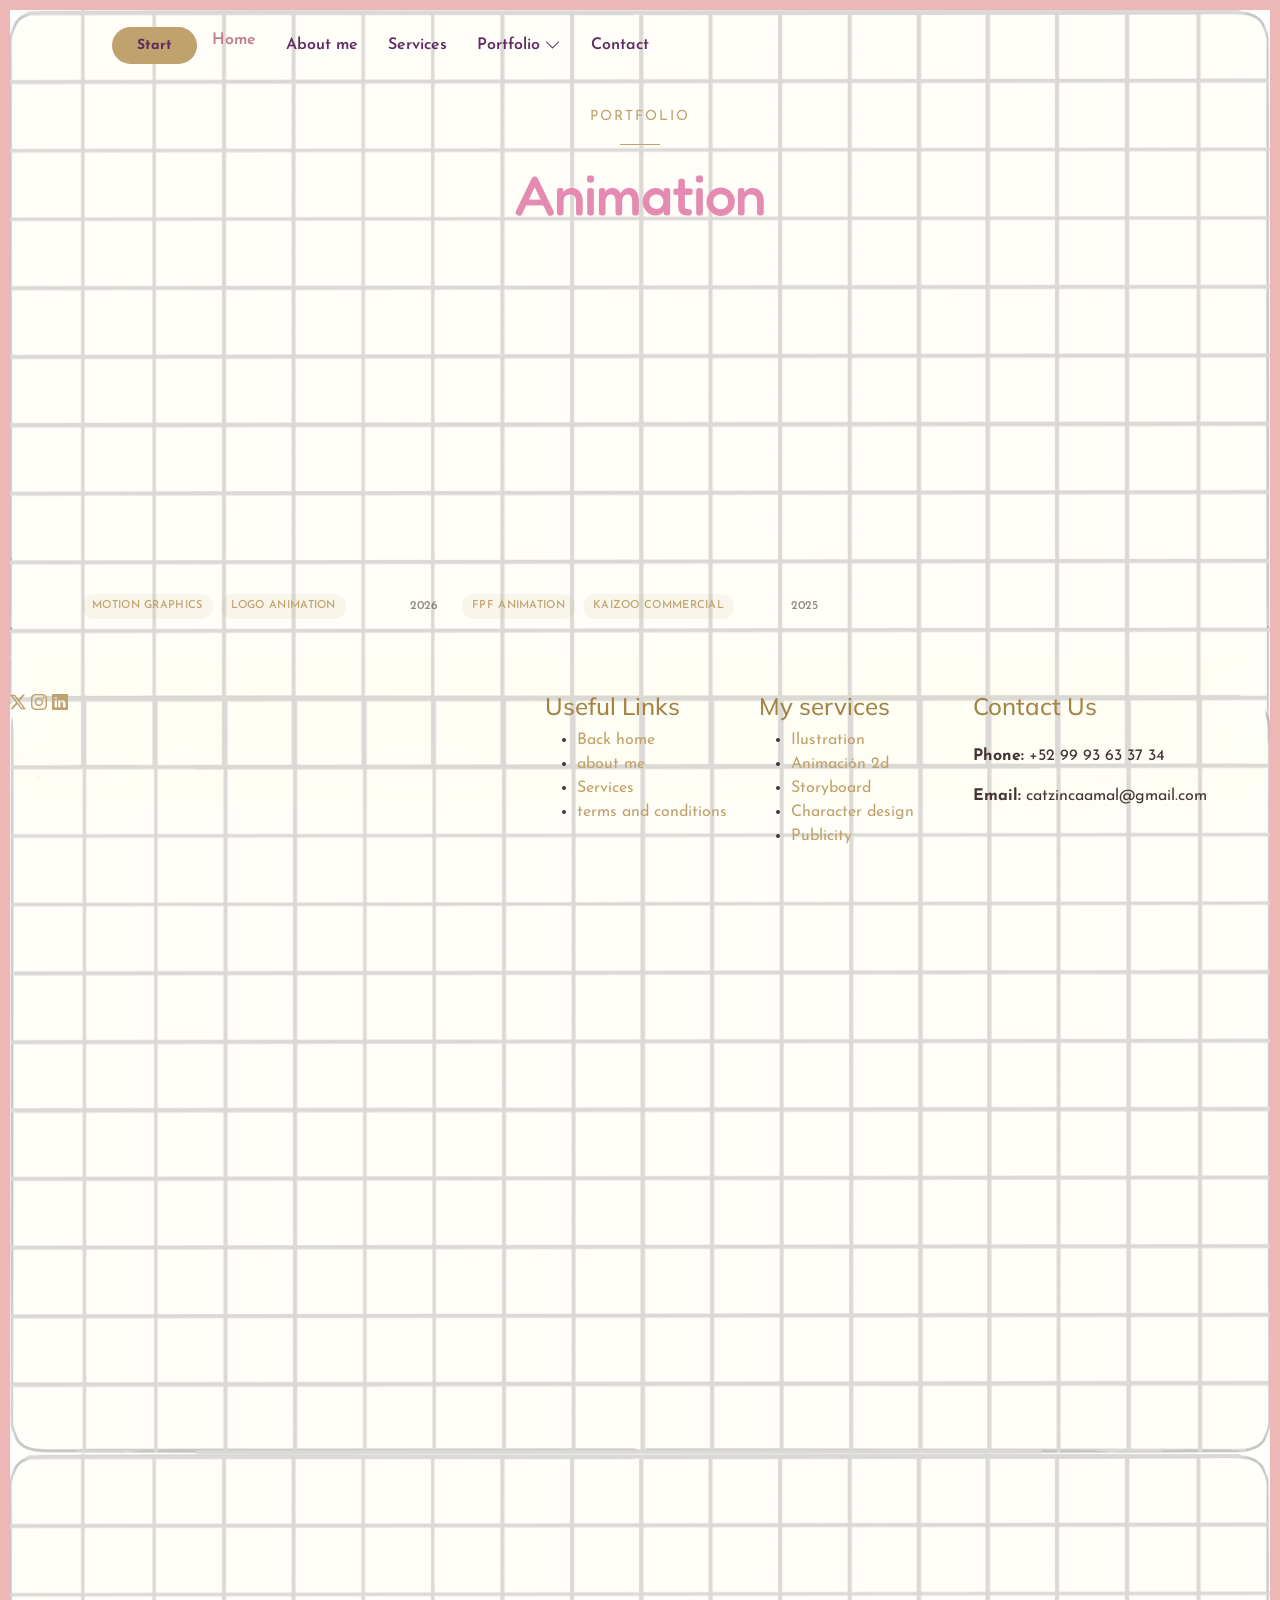
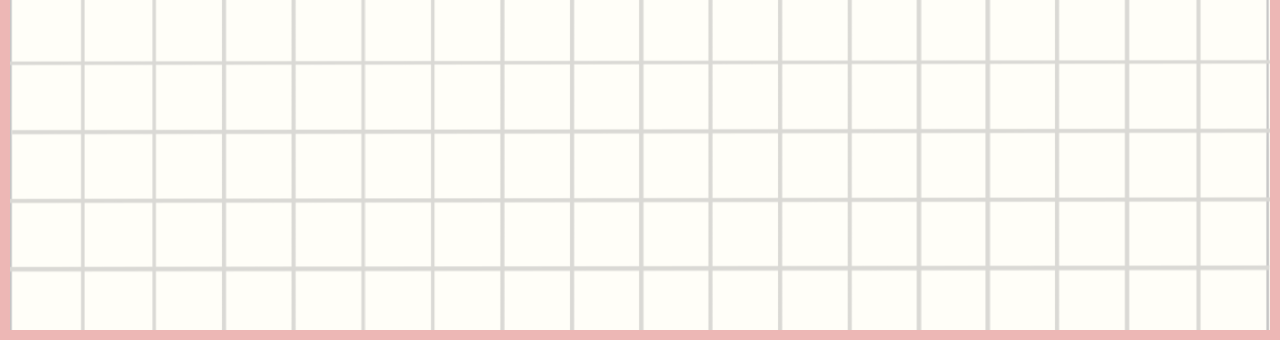
<file: Animation.html>
<!DOCTYPE html>
<html lang="en">

<head>
  <meta charset="utf-8">
  <meta content="width=device-width, initial-scale=1.0" name="viewport">
  <title>Arleth Catzín Portfolio</title>
  <meta name="description" content="">
  <meta name="keywords" content="">

  <!-- Favicons -->
  <link href="img/favicon.png" rel="icon">
  <link href="img/apple-touch-icon.png" rel="apple-touch-icon">

  <!-- Fonts -->
  <link href="https://fonts.googleapis.com" rel="preconnect">
  <link href="https://fonts.gstatic.com" rel="preconnect" crossorigin>
  <link href="https://fonts.googleapis.com/css2?family=Roboto:ital,wght@0,100;0,300;0,400;0,500;0,700;0,900;1,100;1,300;1,400;1,500;1,700;1,900&family=Raleway:ital,wght@0,100;0,200;0,300;0,400;0,500;0,600;0,700;0,800;0,900;1,100;1,200;1,300;1,400;1,500;1,600;1,700;1,800;1,900&family=Mulish:ital,wght@0,200;0,300;0,400;0,500;0,600;0,700;0,800;0,900;1,200;1,300;1,400;1,500;1,600;1,700;1,800;1,900&display=swap" rel="stylesheet">
  <link href="https://fonts.googleapis.com/css2?family=Bricolage+Grotesque:opsz,wght@12..96,200..800&family=Fredoka:wght@300..700&family=Josefin+Sans:ital,wght@0,100..700;1,100..700&display=swap" rel="stylesheet">

  <!-- Vendor CSS Files -->
  <link href="assets/vendor/bootstrap/css/bootstrap.min.css" rel="stylesheet">
  <link href="assets/vendor/bootstrap-icons/bootstrap-icons.css" rel="stylesheet">
  <link href="assets/vendor/aos/aos.css" rel="stylesheet">
  <link href="assets/vendor/glightbox/css/glightbox.min.css" rel="stylesheet">
  <link href="assets/vendor/swiper/swiper-bundle.min.css" rel="stylesheet">

  <!-- Main CSS File -->
  <link href="assets/css/main.css" rel="stylesheet">
</head>

<body class="index-page">

  <header id="header" class="header d-flex align-items-center fixed-top">
    <div class="container-fluid container-xl position-relative d-flex align-items-center">
            <script>
              (function () {
                const flowers = ['🌸'];
                let lastTime = 0;

                document.addEventListener('mousemove', function (e) {
                  const currentTime = Date.now();
                  
                  if (currentTime - lastTime < 40) return;
                  lastTime = currentTime;

                  const flower = document.createElement('span');
                  flower.className = 'trail-flower';

                  flower.textContent = flowers[Math.floor(Math.random() * flowers.length)];

                  flower.style.left = e.clientX + 'px';
                  flower.style.top = e.clientY + 'px';

                  document.body.appendChild(flower);

                  setTimeout(() => {
                    flower.remove();
                  }, 1000);
                });
              })();
            </script>

      <nav id="navmenu" class="navmenu">
        <ul>
          <li><a href="index.html#hero" class="active">Home</a></li>
          <li><a href="index.html#about">About me</a></li>
          <li><a href="service-details.html">Services</a></li>
          <li class="dropdown"><a href="index.html" #portfolio><span>Portfolio</span> <i class="bi bi-chevron-down toggle-dropdown"></i></a>
            <ul>
              <li><a href="Ilustration.html">Ilustration</a></li>
              <li><a href="publicity.html">Publicity</a></li>
              <li><a href="Animation.html">Animation</a></li>
              <li><a href="Storyboard.html">Storyboard</a></li>
              <li><a href="character design.html">Character design</a></li>
            </ul>
          </li>
          <li><a href="#footer">Contact</a></li>
        </ul>
        <i class="mobile-nav-toggle d-xl-none bi bi-list"></i>
      </nav>

      <a class="btn-getstarted" href="index.html">Start</a>

    </div>
  </header>

  <div class="background-color">

    <main class="main">
      <section class="puntosfondo2">

<!-- Portfolio Section -->
        <section id="portfolio" class="portfolio section">

          <!-- Section Title -->
          <div class="section-title" data-aos="fade-up">
            <span class="subtitle">Portfolio</span>
            <h2>Animation</h2>
          </div><!-- End Section Title -->

          <div class="container" data-aos="fade-up" data-aos-delay="100">
            <div class="row gy-4">

              <!-- ================= VIDEO 1 ================= -->
              <div class="col-lg-4 col-md-6">
                <input type="checkbox" id="modal-toggle-1" style="display: none;">
                
                <div class="portfolio-card thumb-card">
                  <label for="modal-toggle-1" class="portfolio-image-container" style="cursor: pointer; display: block; position: relative; overflow: hidden;">
                    <video autoplay muted loop playsinline class="img-fluid" style="width: 100%; height: 100%; object-fit: cover;">
                      <source src="vid/Logo_animado_prueba.mp4" type="video/mp4">
                    </video>
                    <div class="portfolio-overlay" style="opacity: 0; transition: opacity 0.3s;">
                      <div class="portfolio-actions"><i class="bi bi-eye"></i></div>
                    </div>
                  </label>
                  <div class="portfolio-meta">
                    <div class="project-tags">
                      <span class="tag">Motion graphics</span>
                      <span class="tag">Logo animation</span>
                    </div>
                    <div class="project-year">2026</div>
                  </div>
                </div>

                <div class="video-modal">
                  <div class="modal-content-box">
                    <label for="modal-toggle-1" class="modal-close-btn">&times;</label>
                    <video controls playsinline style="width: 100%; max-height: 80vh; border-radius: 8px;">
                      <source src="vid/Logo_animado_prueba.mp4" type="video/mp4">
                      Your browser does not support the video.
                    </video>
                  </div>
                </div>
              </div>

              <!-- ================= VIDEO 3 ================= -->
              <div class="col-lg-4 col-md-6">
                <input type="checkbox" id="modal-toggle-3" style="display: none;">
                
                <div class="portfolio-card thumb-card">
                  <label for="modal-toggle-3" class="portfolio-image-container" style="cursor: pointer; display: block; position: relative; overflow: hidden;">
                    <video autoplay muted loop playsinline class="img-fluid" style="width: 100%; height: 100%; object-fit: cover;">
                      <source src="vid/Comercial.mp4" type="video/mp4">
                    </video>
                    <div class="portfolio-overlay" style="opacity: 0; transition: opacity 0.3s;">
                      <div class="portfolio-actions"><i class="bi bi-eye"></i></div>
                    </div>
                  </label>
                  <div class="portfolio-meta">
                    <div class="project-tags">
                      <span class="tag">FPF animation</span>
                      <span class="tag">Kaizoo Commercial</span>
                    </div>
                    <div class="project-year">2025</div>
                  </div>
                </div>

                <div class="video-modal">
                  <div class="modal-content-box">
                    <label for="modal-toggle-3" class="modal-close-btn">&times;</label>
                    <video controls playsinline style="width: 100% ; max-height: 80vh; border-radius: 8px;">
                      <source src="vid/Comercial.mp4" type="video/mp4">
                      Your browser does not support the video.
                    </video>
                  </div>
                </div>
              </div>

            </div>
          </div>

        </section><!-- /Portfolio Section -->

            <!-- Footer Section -->
        <div class="row gy-4">
          <div class="col-lg-5 col-md-12 footer-about">
            <a href="https://x.com/FrikiCat1" target="_blank"><i class="bi bi-twitter-x"></i></a>
            <a href="https://www.instagram.com/nyatsure/" target="_blank"><i class="bi bi-instagram"></i></a>
            <a href="https://www.linkedin.com/in/arleth-catz%C3%ADn-3a64623a2/"><i class="bi bi-linkedin"></i></a>
          </div>

          <div class="col-lg-2 col-6 footer-links">
            <h4>Useful Links</h4>
            <ul>
              <li><a href="index.html">Back home</a></li>
              <li><a href="index.html#about">about me</a></li>
              <li><a href="service-details.html">Services</a></li>
              <li><a href="terms.html">terms and conditions</a></li>
            </ul>
          </div>

          <div class="col-lg-2 col-6 footer-links">
            <h4>My services</h4>
            <ul>
              <li><a href="Ilustration.html">Ilustration</a></li>
              <li><a href="#">Animación 2d</a></li>
              <li><a href="Storyboard.html">Storyboard</a></li>
              <li><a href="character design.html">Character design</a></li>
              <li><a href="publicity.html">Publicity</a></li>
            </ul>
          </div>

          <div class="col-lg-3 col-md-12 footer-contact text-center text-md-start">
            <h4>Contact Us</h4>
            <p class="mt-4"><strong>Phone:</strong> <span>+52 99 93 63 37 34</span></p>
            <p><strong>Email:</strong> <span>catzincaamal@gmail.com</span></p>
          </div>
        </div>
        
      </section>
    </main>

  </div>

  <!-- Scroll Top -->
  <a href="#" id="scroll-top" class="scroll-top d-flex align-items-center justify-content-center"><i class="bi bi-arrow-up-short"></i></a>

  <!-- Preloader -->
  <div id="preloader"></div>

  <!-- Vendor JS Files -->
  <script src="assets/vendor/bootstrap/js/bootstrap.bundle.min.js"></script>
  <script src="assets/vendor/php-email-form/validate.js"></script>
  <script src="assets/vendor/aos/aos.js"></script>
  <script src="assets/vendor/typed.js/typed.umd.js"></script>
  <script src="assets/vendor/waypoints/noframework.waypoints.js"></script>
  <script src="assets/vendor/glightbox/js/glightbox.min.js"></script>
  <script src="assets/vendor/imagesloaded/imagesloaded.pkgd.min.js"></script>
  <script src="assets/vendor/isotope-layout/isotope.pkgd.min.js"></script>
  <script src="assets/vendor/swiper/swiper-bundle.min.js"></script>

  <!-- Main JS File -->
  <script src="assets/js/main.js"></script>

  <!-- Script para la interacción entre Miniaturas y el Slider Principal -->
  <script>
    function slideToImage(index) {
      const swiperEl = document.querySelector('.portfolio-details-slider');
      if (swiperEl && swiperEl.swiper) {
        swiperEl.swiper.slideToLoop(index);
      }
    }

    document.querySelectorAll('.thumb-card').forEach(card => {
      const overlay = card.querySelector('.portfolio-overlay');
      card.addEventListener('mouseenter', () => { overlay.style.opacity = '1'; });
      card.addEventListener('mouseleave', () => { overlay.style.opacity = '0'; });
    });
  </script>

</body>

</html>
</file>
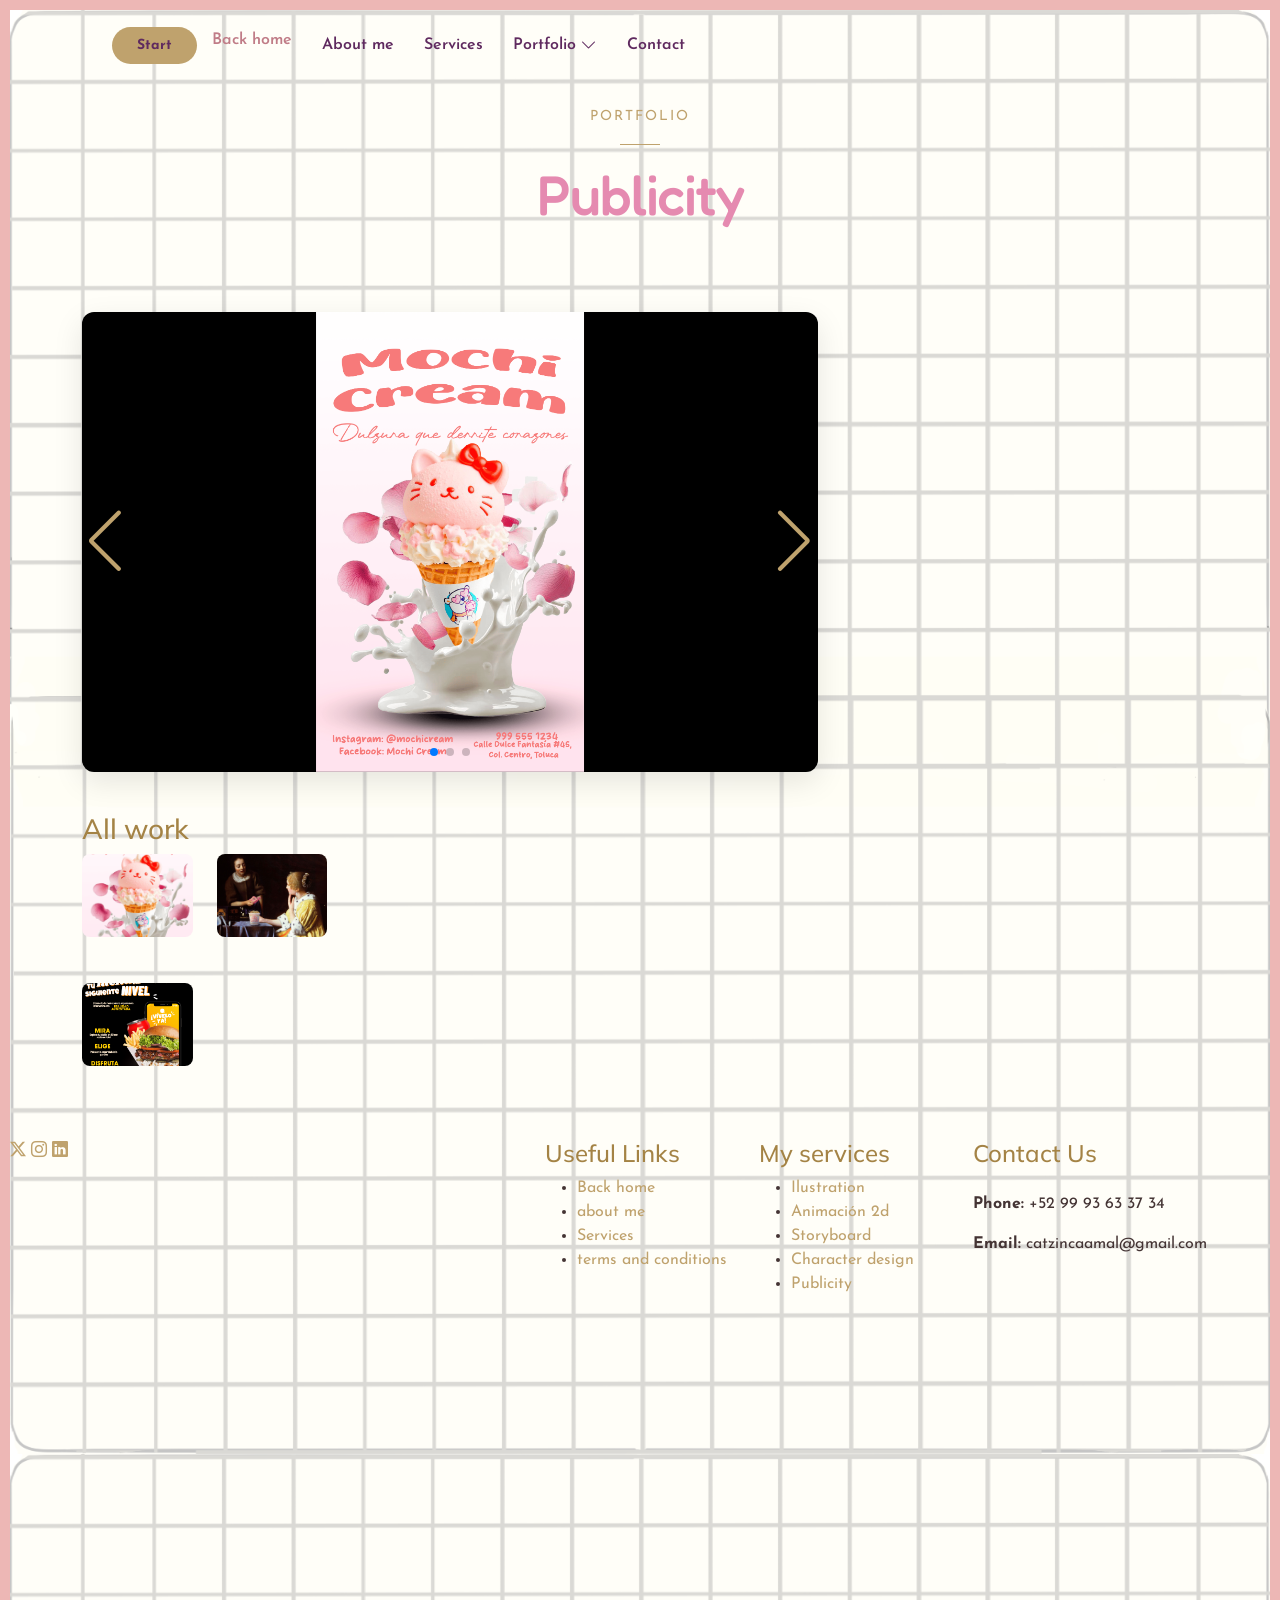
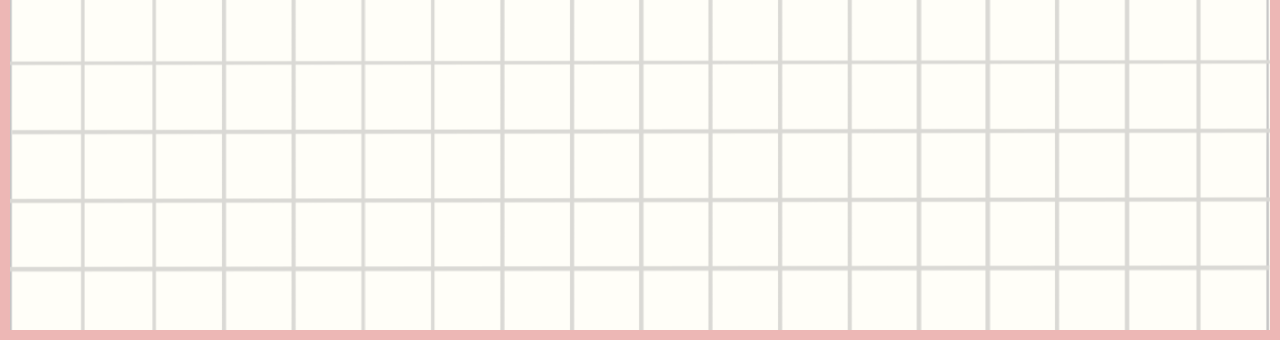
<file: publicity.html>
<!DOCTYPE html>
<html lang="en">

<head>
  <meta charset="utf-8">
  <meta content="width=device-width, initial-scale=1.0" name="viewport">
  <title>Arleth Catzín Portfolio</title>
  <meta name="description" content="">
  <meta name="keywords" content="">

  <!-- Favicons -->
  <link href="img/favicon.png" rel="icon">
  <link href="img/apple-touch-icon.png" rel="apple-touch-icon">

  <!-- Fonts -->
  <link href="https://fonts.googleapis.com" rel="preconnect">
  <link href="https://fonts.gstatic.com" rel="preconnect" crossorigin>
  <link href="https://fonts.googleapis.com/css2?family=Roboto:ital,wght@0,100;0,300;0,400;0,500;0,700;0,900;1,100;1,300;1,400;1,500;1,700;1,900&family=Raleway:ital,wght@0,100;0,200;0,300;0,400;0,500;0,600;0,700;0,800;0,900;1,100;1,200;1,300;1,400;1,500;1,600;1,700;1,800;1,900&family=Mulish:ital,wght@0,200;0,300;0,400;0,500;0,600;0,700;0,800;0,900;1,200;1,300;1,400;1,500;1,600;1,700;1,800;1,900&display=swap" rel="stylesheet">
  
  <link rel="preconnect" href="https://fonts.googleapis.com">
  <link rel="preconnect" href="https://fonts.gstatic.com" crossorigin>
  <link href="https://fonts.googleapis.com/css2?family=Bricolage+Grotesque:opsz,wght@12..96,200..800&family=Fredoka:wght@300..700&family=Josefin+Sans:ital,wght@0,100..700;1,100..700&display=swap" rel="stylesheet">

  <link rel="preconnect" href="https://fonts.googleapis.com">
  <link rel="preconnect" href="https://fonts.gstatic.com" crossorigin>
  <link href="https://fonts.googleapis.com/css2?family=Bricolage+Grotesque:opsz,wght@12..96,200..800&family=Fredoka:wght@300..700&family=Josefin+Sans:ital,wght@0,100..700;1,100..700&display=swap" rel="stylesheet">

  <!-- Vendor CSS Files -->
  <link href="assets/vendor/bootstrap/css/bootstrap.min.css" rel="stylesheet">
  <link href="assets/vendor/bootstrap-icons/bootstrap-icons.css" rel="stylesheet">
  <link href="assets/vendor/aos/aos.css" rel="stylesheet">
  <link href="assets/vendor/glightbox/css/glightbox.min.css" rel="stylesheet">
  <link href="assets/vendor/swiper/swiper-bundle.min.css" rel="stylesheet">

  <!-- Main CSS File -->
  <link href="assets/css/main.css" rel="stylesheet">

</head>

<body class="index-page">

  <header id="header" class="header d-flex align-items-center fixed-top">
    <div class="container-fluid container-xl position-relative d-flex align-items-center">
            <script>
            (function () {
                const flowers = ['🌸'];
                let lastTime = 0;

                document.addEventListener('mousemove', function (e) {
                  const currentTime = Date.now();
                  
                  if (currentTime - lastTime < 40) return;
                  lastTime = currentTime;

                  const flower = document.createElement('span');
                  flower.className = 'trail-flower';

                  flower.textContent = flowers[Math.floor(Math.random() * flowers.length)];

                  flower.style.left = e.clientX + 'px';
                  flower.style.top = e.clientY + 'px';

                  document.body.appendChild(flower);

                  setTimeout(() => {
                    flower.remove();
                  }, 1000);
                });
              })();
            </script>

      <nav id="navmenu" class="navmenu">
        <ul>
          <li><a href="index.html" #hero class="active">Back home</a></li>
          <li><a href="index.html">About me</a></li>
          <li><a href="service-details.html">Services</a></li>
          <li class="dropdown"><a href="index.html" #portfolio>Portfolio <i class="bi bi-chevron-down toggle-dropdown"></i></a>
            <ul>
              <li><a href="Ilustration.html">Ilustration</a></li>
              <li><a href="publicity.html">Publicity</a></li>
              <li><a href="Animation.html">Animation</a></li>
              <li><a href="Storyboard.html">Storyboard</a></li>
              <li><a href="character design.html">Character design</a></li>
            </ul>
          </li>
          <li><a href="#footer">Contact</a></li>
        </ul>
        <i class="mobile-nav-toggle d-xl-none bi bi-list"></i>
      </nav>

      <a class="btn-getstarted" href="index.html">Start</a>

    </div>
  </header>

    <div class="background-color">

      <main class="main">
        <section class=" puntosfondo2">
        <!-- Portfolio Section -->
        <section id="portfolio" class="portfolio section">

          <!-- Section Title -->
          <div class="section-title" data-aos="fade-up">
            <span class="subtitle">Portfolio</span>
            <h2>Publicity</h2>
          </div><!-- End Section Title -->

          <div class="container" data-aos="fade-up" data-aos-delay="100">
            <div class="row gy-5">

              <div class="col-lg-8">
                <div class="background-color2 portfolio-details-slider swiper init-swiper portfolio-slider-container">
                  <script type="application/json" class="swiper-config">
                    {
                      "loop": true,
                      "speed": 600,
                      "autoplay": {
                        "delay": 4000,
                        "disableOnInteraction": false
                      },
                      "slidesPerView": 1,
                      "spaceBetween": 0,
                      "effect": "fade",
                      "pagination": {
                        "el": ".swiper-pagination",
                        "type": "bullets",
                        "clickable": true
                      },
                      "navigation": {
                        "nextEl": ".swiper-button-next",
                        "prevEl": ".swiper-button-prev"
                      }
                    }
                  </script>

                  <div class="swiper-wrapper">
                    <div class="swiper-slide">
                      <a href="img/portfolio/publicity/Portfolio-3.png" class="glightbox" data-gallery="ilustraciones-gallery">
                        <img src="img/portfolio/publicity/Portfolio-3.png" alt="Mochi cream flyer" class="img-fluid">
                      </a>
                    </div>
                    <div class="swiper-slide">
                      <a href="img/portfolio/publicity/portfolio-5.jpg" class="glightbox" data-gallery="ilustraciones-gallery">
                        <img src="img/portfolio/publicity/portfolio-5.jpg" alt="Cup noodles illustration" class="img-fluid">
                      </a>
                    </div>
                    <div class="swiper-slide">
                      <a href="img/portfolio/publicity/Portfolio-6.png" class="glightbox" data-gallery="ilustraciones-gallery">
                        <img src="img/portfolio/publicity/Portfolio-6.png" alt="Sappori Menu Flyer" class="img-fluid">
                      </a>
                    </div>

                  <div class="swiper-button-prev"></div>
                  <div class="swiper-button-next"></div>
                  <div class="swiper-pagination"></div>
                </div>
              </div>

              <!--menu miniaturas-->
              <div class="col-lg-4">
                <div class="sidebar" data-aos="fade-up" data-aos-delay="200">
                  <div class="tags-card" data-aos="fade-up" data-aos-delay="400">
                    <h3>All work</h3>
                    
                    <div class="row gy-3 mini-portfolio-grid">
                      
                      <!-- Miniatura 1 -->
                      <div class="col-6">
                        <div class="portfolio-card thumb-card" onclick="slideToImage(0)" style="cursor: pointer;">
                          <div class="portfolio-image-container" style="aspect-ratio: 4/3;">
                            <img src="img/portfolio/publicity/Portfolio-3.png" alt="Mochi Cream Flyer" class="img-fluid">
                            <div class="portfolio-overlay" style="opacity: 0; transition: opacity 0.3s;">
                              <div class="portfolio-actions"><i class="bi bi-eye"></i></div>
                            </div>
                          </div>
                        </div>
                      </div>

                      <!-- Miniatura 2 -->
                      <div class="col-6">
                        <div class="portfolio-card thumb-card" onclick="slideToImage(1)" style="cursor: pointer;">
                          <div class="portfolio-image-container" style="aspect-ratio: 4/3;">
                            <img src="img/portfolio/publicity/portfolio-5.jpg" alt="Cup noodles Illustration" class="img-fluid">
                            <div class="portfolio-overlay" style="opacity: 0; transition: opacity 0.3s;">
                              <div class="portfolio-actions"><i class="bi bi-eye"></i></div>
                            </div>
                          </div>
                        </div>
                      </div>

                      <!-- Miniatura 3 -->
                      <div class="col-6">
                        <div class="portfolio-card thumb-card" onclick="slideToImage(2)" style="cursor: pointer;">
                          <div class="portfolio-image-container" style="aspect-ratio: 4/3;">
                            <img src="img/portfolio/publicity/Portfolio-6.png" alt="Sappori Menu Flyer" class="img-fluid">
                            <div class="portfolio-overlay" style="opacity: 0; transition: opacity 0.3s;">
                              <div class="portfolio-actions"><i class="bi bi-eye"></i></div>
                            </div>
                          </div>
                        </div>
                      </div>

                    </div>
                  </div>
                </div>
              </div>

            </div>
          </div>

        </section><!-- /Portfolio Section -->
          
    <!-- Footer Section -->
            <div class="row gy-4">
              <div class="col-lg-5 col-md-12 footer-about">
                <a href="https://x.com/FrikiCat1" target="_blank"><i class="bi bi-twitter-x"></i></a>
                <a href="https://www.instagram.com/nyatsure/" target="_blank"><i class="bi bi-instagram"></i></a>
                <a href="https://www.linkedin.com/in/arleth-catz%C3%ADn-3a64623a2/"><i class="bi bi-linkedin"></i></a>
              </div>

              <div class="col-lg-2 col-6 footer-links">
                <h4>Useful Links</h4>
                <ul>
                  <li><a href="index.html">Back home</a></li>
                  <li><a href="index.html#about">about me</a></li>
                  <li><a href="service-details.html">Services</a></li>
                  <li><a href="terms.html">terms and conditions</a></li>
                </ul>
              </div>

              <div class="col-lg-2 col-6 footer-links">
                <h4>My services</h4>
                <ul>
                  <li><a href="Ilustration.html">Ilustration</a></li>
                  <li><a href="#">Animación 2d</a></li>
                  <li><a href="Storyboard.html">Storyboard</a></li>
                  <li><a href="character design.html">Character design</a></li>
                  <li><a href="publicity.html">Publicity</a></li>
                </ul>
              </div>

              <div class="col-lg-3 col-md-12 footer-contact text-center text-md-start">
                <h4>Contact Us</h4>
                <p class="mt-4"><strong>Phone:</strong> <span>+52 99 93 63 37 34</span></p>
                <p><strong>Email:</strong> <span>catzincaamal@gmail.com</span></p>
              </div>
            </div>
          </section>
    </div>

    <!-- Scroll Top -->
    <a href="#" id="scroll-top" class="scroll-top d-flex align-items-center justify-content-center"><i class="bi bi-arrow-up-short"></i></a>

    <!-- Preloader -->
    <div id="preloader"></div>

    <!-- Vendor JS Files -->
    <script src="assets/vendor/bootstrap/js/bootstrap.bundle.min.js"></script>
    <script src="assets/vendor/php-email-form/validate.js"></script>
    <script src="assets/vendor/aos/aos.js"></script>
    <script src="assets/vendor/typed.js/typed.umd.js"></script>
    <script src="assets/vendor/waypoints/noframework.waypoints.js"></script>
    <script src="assets/vendor/glightbox/js/glightbox.min.js"></script>
    <script src="assets/vendor/imagesloaded/imagesloaded.pkgd.min.js"></script>
    <script src="assets/vendor/isotope-layout/isotope.pkgd.min.js"></script>
    <script src="assets/vendor/swiper/swiper-bundle.min.js"></script>

    <!-- Main JS File -->
    <script src="assets/js/main.js"></script>
  </section>
  
  </main>

</body>

</html>
</file>
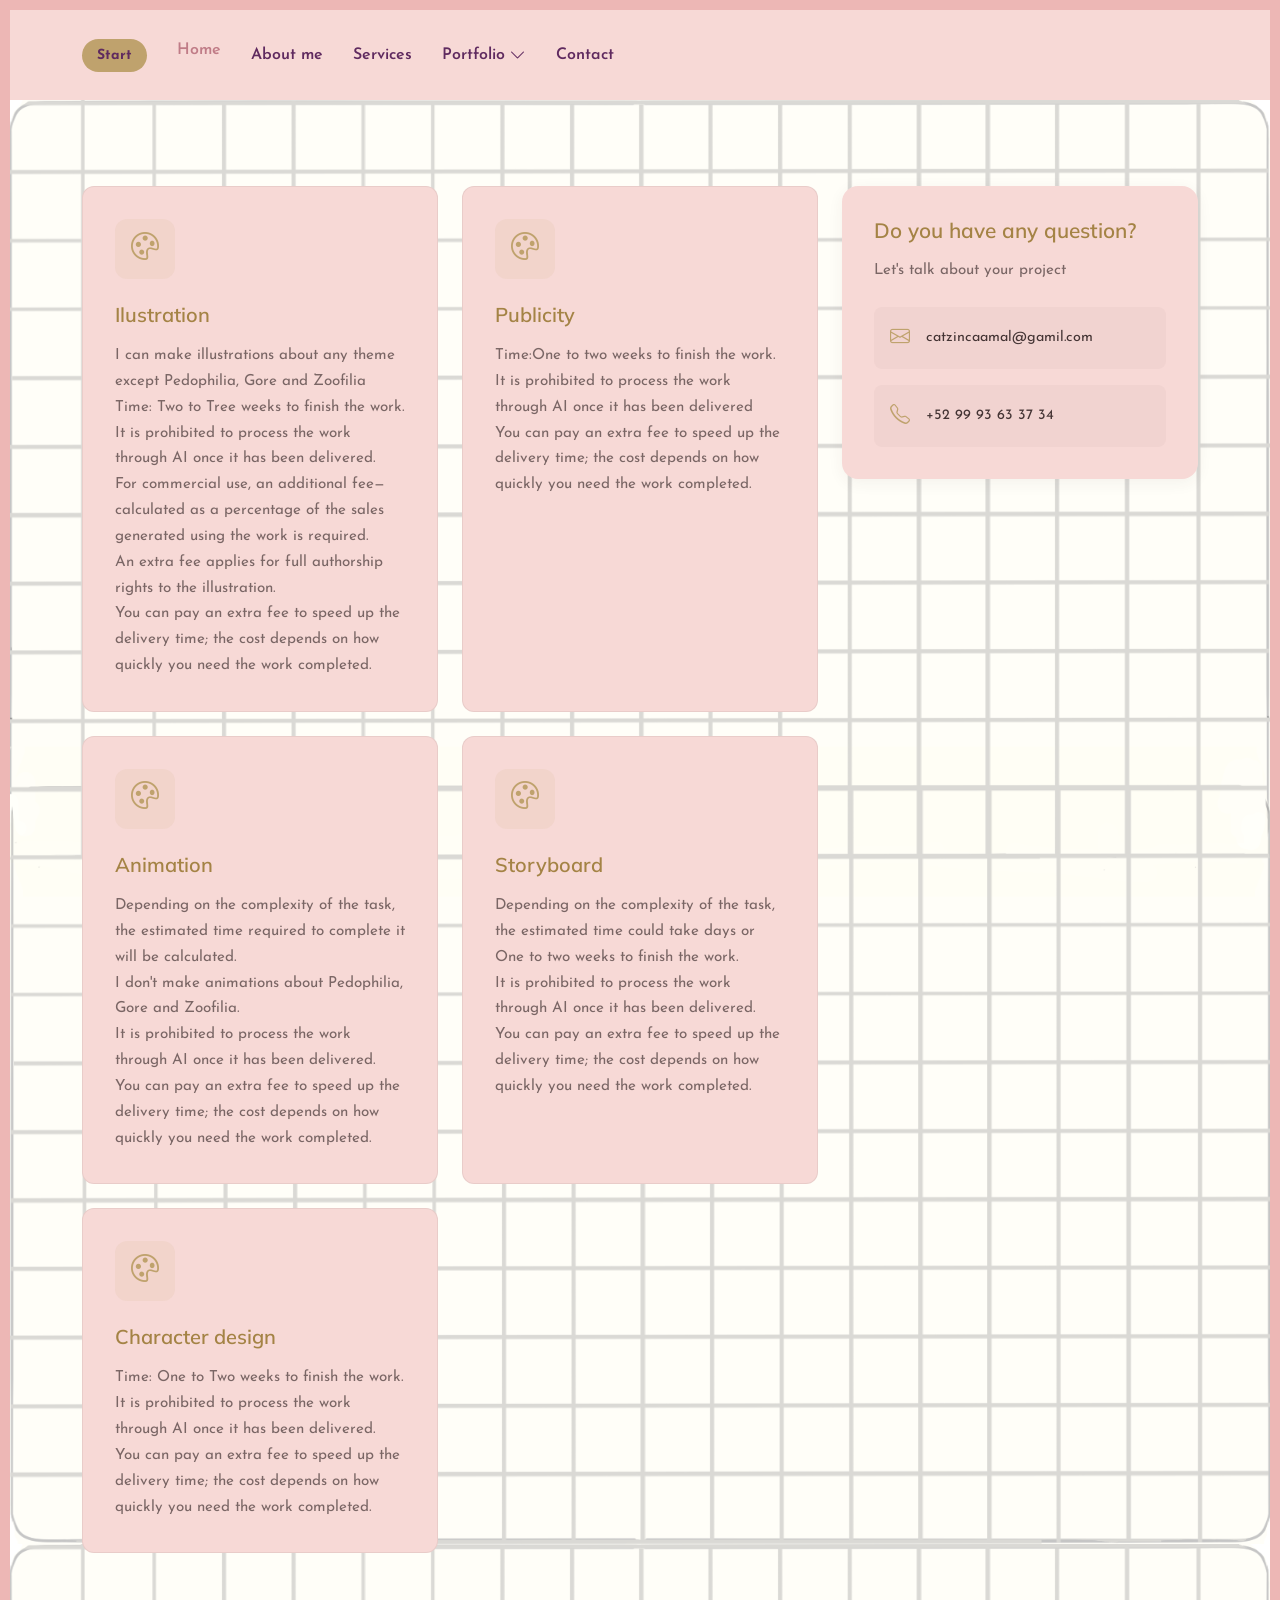
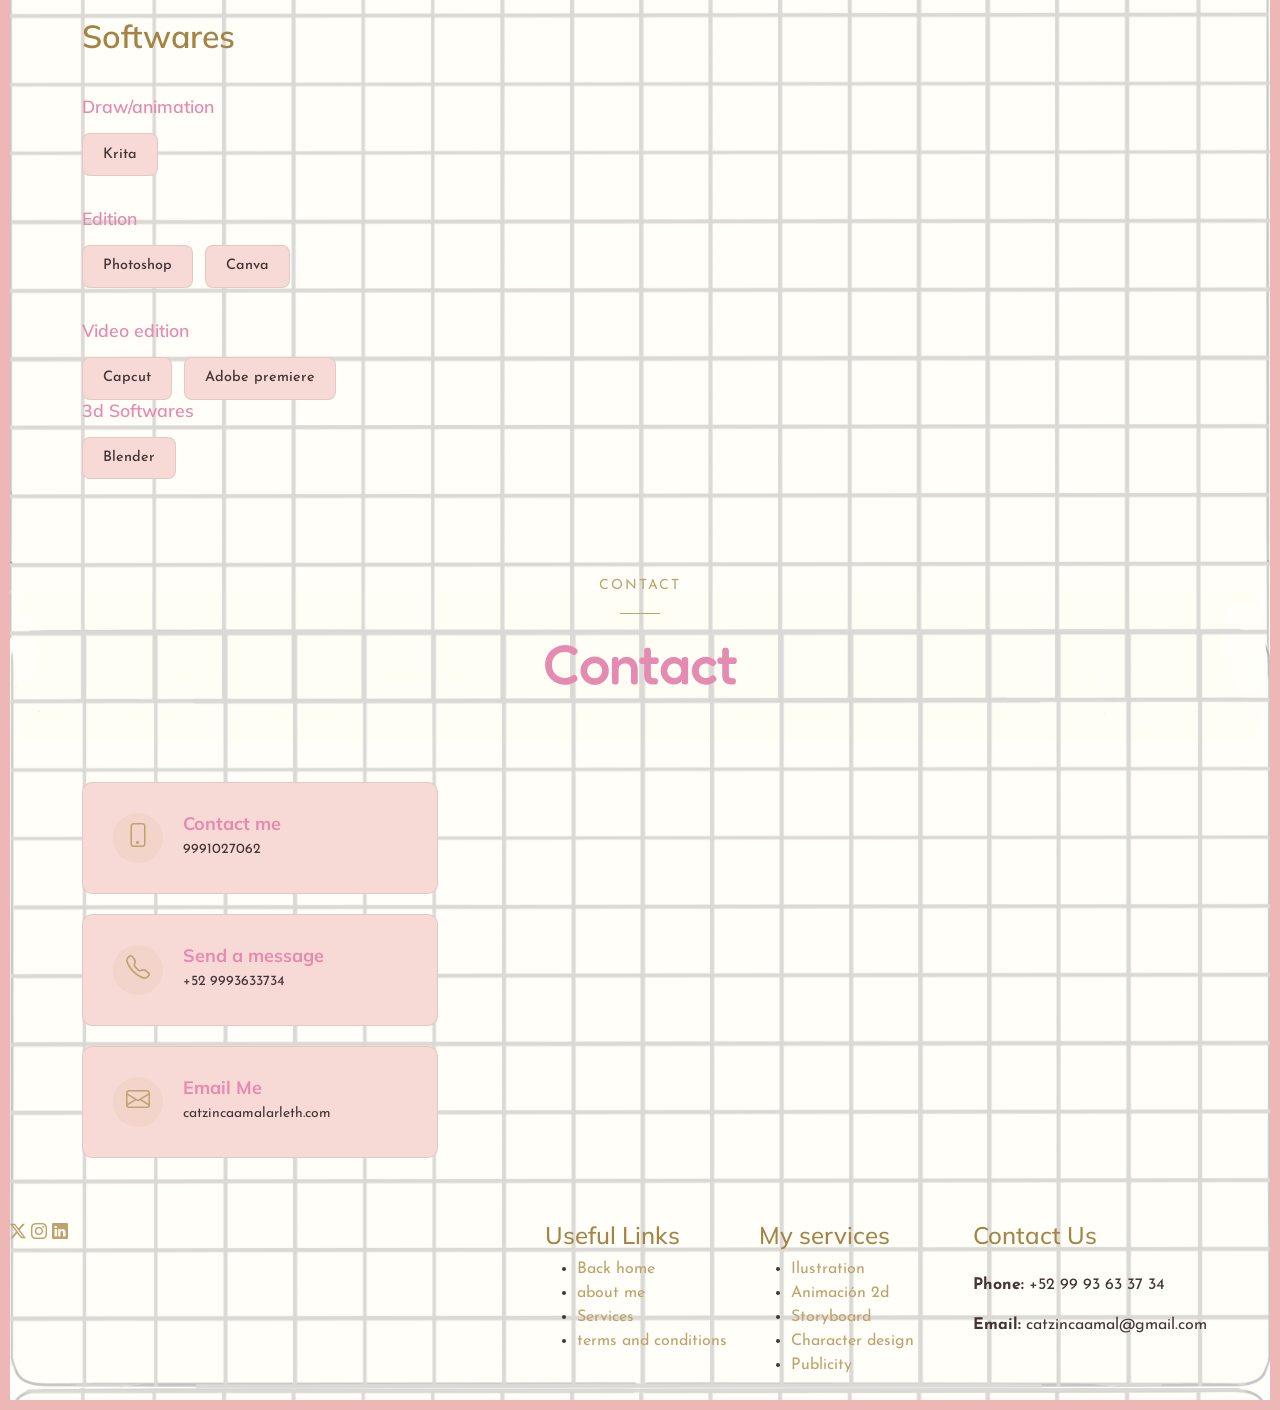
<file: service-details.html>
<!DOCTYPE html>
<html lang="en">

<head>
  <meta charset="utf-8">
  <meta content="width=device-width, initial-scale=1.0" name="viewport">
  <title>Arleth Catzín Portfolio</title>
  <meta name="description" content="">
  <meta name="keywords" content="">

  <!-- Favicons -->
  <link href="img/favicon.png" rel="icon">
  <link href="img/apple-touch-icon.png" rel="apple-touch-icon">

  <!-- Fonts -->
  <link href="https://fonts.googleapis.com" rel="preconnect">
  <link href="https://fonts.gstatic.com" rel="preconnect" crossorigin>
  <link href="https://fonts.googleapis.com/css2?family=Roboto:ital,wght@0,100;0,300;0,400;0,500;0,700;0,900;1,100;1,300;1,400;1,500;1,700;1,900&family=Raleway:ital,wght@0,100;0,200;0,300;0,400;0,500;0,600;0,700;0,800;0,900;1,100;1,200;1,300;1,400;1,500;1,600;1,700;1,800;1,900&family=Mulish:ital,wght@0,200;0,300;0,400;0,500;0,600;0,700;0,800;0,900;1,200;1,300;1,400;1,500;1,600;1,700;1,800;1,900&display=swap" rel="stylesheet">

  <!-- Vendor CSS Files -->
  <link href="assets/vendor/bootstrap/css/bootstrap.min.css" rel="stylesheet">
  <link href="assets/vendor/bootstrap-icons/bootstrap-icons.css" rel="stylesheet">
  <link href="assets/vendor/aos/aos.css" rel="stylesheet">
  <link href="assets/vendor/glightbox/css/glightbox.min.css" rel="stylesheet">
  <link href="assets/vendor/swiper/swiper-bundle.min.css" rel="stylesheet">

  <!-- Main CSS File -->
  <link href="assets/css/main.css" rel="stylesheet">

</head>

<body class="service-details-page">

  <header id="header" class="headerpages d-flex align-items-center sticky-top">
    <div class="container-fluid container-xl position-relative d-flex align-items-center">
      <script>
            (function () {
                const flowers = ['🌸'];
                let lastTime = 0;

                document.addEventListener('mousemove', function (e) {
                  const currentTime = Date.now();
                  
                  if (currentTime - lastTime < 40) return;
                  lastTime = currentTime;

                  const flower = document.createElement('span');
                  flower.className = 'trail-flower';

                  flower.textContent = flowers[Math.floor(Math.random() * flowers.length)];

                  flower.style.left = e.clientX + 'px';
                  flower.style.top = e.clientY + 'px';

                  document.body.appendChild(flower);

                  setTimeout(() => {
                    flower.remove();
                  }, 1000);
                });
              })();
            </script>

      <nav id="navmenu" class="navmenu">
        <ul>
          <li><a href="index.html" #hero class="active">Home</a></li>
          <li><a href="#about">About me</a></li>
          <li><a href="service-details.html">Services</a></li>
          <li class="dropdown"><a href="index.html" #portfolio>Portfolio <i class="bi bi-chevron-down toggle-dropdown"></i></a>
            <ul>
              <li><a href="Ilustration.html">Ilustration</a></li>
              <li><a href="publicity.html">Publicity</a></li>
              <li><a href="Animation.html">Animation</a></li>
              <li><a href="Storyboard.html">Storyboard</a></li>
              <li><a href="character design.html">Character design</a></li>
            </ul>
          </li>
          <li><a href="index.html" #contact>Contact</a></li>
        </ul>
        <i class="mobile-nav-toggle d-xl-none bi bi-list"></i>
      </nav>

      <a class="btn-getstarted" href="index.html">Start</a>

    </div>
  </header>

  <section class="puntosfondo">
    <main class="main">

      <!-- Service Details Section -->
      <section id="service-details" class="service-details section">

        <div class="container" data-aos="fade-up" data-aos-delay="100">

          <div class="row">

            <div class="col-lg-4 order-lg-2">

              <div class="sticky-sidebar">

                <div class="contact-card" data-aos="fade-left" data-aos-delay="300">
                  <h4>Do you have any question?</h4>
                  <p>Let's talk about your project</p>
                  <div class="contact-methods">
                    <a href="mailto:hello@example.com" class="contact-item">
                      <i class="bi bi-envelope"></i>
                      <span>catzincaamal@gamil.com</span>
                    </a>
                    <a href="tel:+15551234567" class="contact-item">
                      <i class="bi bi-telephone"></i>
                      <span>+52 99 93 63 37 34</span>
                    </a>
                  </div>
                </div>

              </div>

            </div>

            <div class="col-lg-8 order-lg-1">
              <div class="features-grid" data-aos="fade-up" data-aos-delay="400">
                <div class="row g-4">
                  <div class="col-md-6">
                    <div class="feature-box">
                      <div class="icon-wrapper">
                        <i class="bi bi-palette"></i>
                      </div>
                      <h4>Ilustration</h4>
                      <p>I can make illustrations about any theme except Pedophilia, Gore and Zoofilia
                      </p>
                      <p>
                        Time: Two to Tree weeks to finish the work.
                      </p>
                      <p>
                        It is prohibited to process the work through AI once it has been delivered.
                      </p>
                      <p>
                        For commercial use, an additional fee—calculated as a percentage of the sales generated using the work is required.
                      </p>
                      <p>An extra fee applies for full authorship rights to the illustration.</p>
                      <p>You can pay an extra fee to speed up the delivery time; the cost depends on how quickly you need the work completed.</p>
                    </div>
                  </div>

                  <div class="col-md-6">
                    <div class="feature-box">
                      <div class="icon-wrapper">
                        <i class="bi bi-palette"></i>
                      </div>
                      <h4>Publicity</h4>
                      <p>Time:One to two weeks to finish the work.
                      </p>
                      <p>It is prohibited to process the work through AI once it has been delivered</p>
                      <p>You can pay an extra fee to speed up the delivery time; the cost depends on how quickly you need the work completed.</p>
                    </div>
                  </div>

                  <div class="col-md-6">
                    <div class="feature-box">
                      <div class="icon-wrapper">
                        <i class="bi bi-palette"></i>
                      </div>
                      <h4>Animation</h4>
                      <p>Depending on the complexity of the task, the estimated time required to complete it will be calculated.</p>
                        <p>I don't make animations about Pedophilia, Gore and Zoofilia.</p>
                        <p>It is prohibited to process the work through AI once it has been delivered.</p>
                        <p>You can pay an extra fee to speed up the delivery time; the cost depends on how quickly you need the work completed.</p>
                    </div>
                  </div>
                  <div class="col-md-6">
                    <div class="feature-box">
                      <div class="icon-wrapper">
                        <i class="bi bi-palette"></i>
                      </div>
                      <h4>Storyboard</h4>
                      <p>Depending on the complexity of the task, the estimated time could take days or One to two weeks to finish the work.</p>
                        <p>It is prohibited to process the work through AI once it has been delivered.</p>
                        <p>You can pay an extra fee to speed up the delivery time; the cost depends on how quickly you need the work completed.</p>
                    </div>
                  </div>
                  <div class="col-md-6">
                    <div class="feature-box">
                      <div class="icon-wrapper">
                        <i class="bi bi-palette"></i>
                      </div>
                      <h4>Character design</h4>
                      <p>Time: One to Two weeks to finish the work.</p>
                        <p>It is prohibited to process the work through AI once it has been delivered.</p>
                        <p>You can pay an extra fee to speed up the delivery time; the cost depends on how quickly you need the work completed.</p>
                    </div>
                  </div>
                </div>
              </div>

              <div class="tech-details" data-aos="fade-up" data-aos-delay="700">
                <h3 class="section-heading">Softwares</h3>
                <div class="tech-categories">
                  <div class="tech-category">
                    <h5>Draw/animation</h5>
                    <div class="tech-tags">
                      <span>Krita</span>
                    </div>
                  </div>
                  <div class="tech-category">
                    <h5>Edition</h5>
                    <div class="tech-tags">
                      <span>Photoshop</span>
                      <span>Canva</span>
                    </div>
                  </div>
                  <div class="tech-category">
                    <h5>Video edition</h5>
                    <div class="tech-tags">
                      <span>Capcut</span>
                      <span>Adobe premiere</span>
                    </div>
                  <div class="tech-category">
                    <h5>3d Softwares</h5>
                    <div class="tech-tags">
                      <span>Blender</span>
                    </div>
                  </div>
                </div>
              </div>

            </div>

          </div>

        </div>

      </section><!-- /Service Details Section -->

    </main>
    <!-- Contact Section -->
    <div class="contact section" id="contact" >

      <!-- Section Title -->
      <div class="container section-title" data-aos="fade-up">
        <span class="subtitle">Contact</span>
        <h2>Contact</h2>
      </div><!-- End Section Title -->

      <div class="container">

        <div class="row gy-4">

          <div class="col-lg-4">
            <div class="info-item">

              <div class="icon-wrapper">
                <i class="bi bi-phone"></i>
              </div>
              <div>
                <h3>Contact me</h3>
                <p>9991027062</p>
              </div>
            </div>

            <div class="info-item">
              <div class="icon-wrapper">
                <i class="bi bi-telephone"></i>
              </div>
              <div>
                <h3>Send a message</h3>
                <p>+52 9993633734</p>
              </div>
            </div>

            <div class="info-item">
              <div class="icon-wrapper">
                <i class="bi bi-envelope"></i>
              </div>
              <div>
                <h3>Email Me</h3>
                <p>catzincaamalarleth.com</p>
              </div>
            </div>

          </div>

        </div>

      </div>

    </div><!-- /Contact Section -->

         <!-- Footer Section -->
        <div class="row gy-4">
          <div class="col-lg-5 col-md-12 footer-about">
            <a href="https://x.com/FrikiCat1" target="_blank"><i class="bi bi-twitter-x"></i></a>
            <a href="https://www.instagram.com/nyatsure/" target="_blank"><i class="bi bi-instagram"></i></a>
            <a href="https://www.linkedin.com/in/arleth-catz%C3%ADn-3a64623a2/"><i class="bi bi-linkedin"></i></a>
          </div>

          <div class="col-lg-2 col-6 footer-links">
            <h4>Useful Links</h4>
            <ul>
              <li><a href="index.html">Back home</a></li>
              <li><a href="index.html#about">about me</a></li>
              <li><a href="service-details.html">Services</a></li>
              <li><a href="terms.html">terms and conditions</a></li>
            </ul>
          </div>

          <div class="col-lg-2 col-6 footer-links">
            <h4>My services</h4>
            <ul>
              <li><a href="Ilustration.html">Ilustration</a></li>
              <li><a href="#">Animación 2d</a></li>
              <li><a href="Storyboard.html">Storyboard</a></li>
              <li><a href="character design.html">Character design</a></li>
              <li><a href="publicity.html">Publicity</a></li>
            </ul>
          </div>

          <div class="col-lg-3 col-md-12 footer-contact text-center text-md-start">
            <h4>Contact Us</h4>
            <p class="mt-4"><strong>Phone:</strong> <span>+52 99 93 63 37 34</span></p>
            <p><strong>Email:</strong> <span>catzincaamal@gmail.com</span></p>
          </div>
        </div>
      </section>

    <!-- Scroll Top -->
    <a href="#" id="scroll-top" class="scroll-top d-flex align-items-center justify-content-center"><i class="bi bi-arrow-up-short"></i></a>

    <!-- Preloader -->
    <div id="preloader"></div>

    <!-- Vendor JS Files -->
    <script src="assets/vendor/bootstrap/js/bootstrap.bundle.min.js"></script>
    <script src="assets/vendor/php-email-form/validate.js"></script>
    <script src="assets/vendor/aos/aos.js"></script>
    <script src="assets/vendor/typed.js/typed.umd.js"></script>
    <script src="assets/vendor/waypoints/noframework.waypoints.js"></script>
    <script src="assets/vendor/glightbox/js/glightbox.min.js"></script>
    <script src="assets/vendor/imagesloaded/imagesloaded.pkgd.min.js"></script>
    <script src="assets/vendor/isotope-layout/isotope.pkgd.min.js"></script>
    <script src="assets/vendor/swiper/swiper-bundle.min.js"></script>

    <!-- Main JS File -->
    <script src="assets/js/main.js"></script>
    </section>

</body>

</html>
</file>
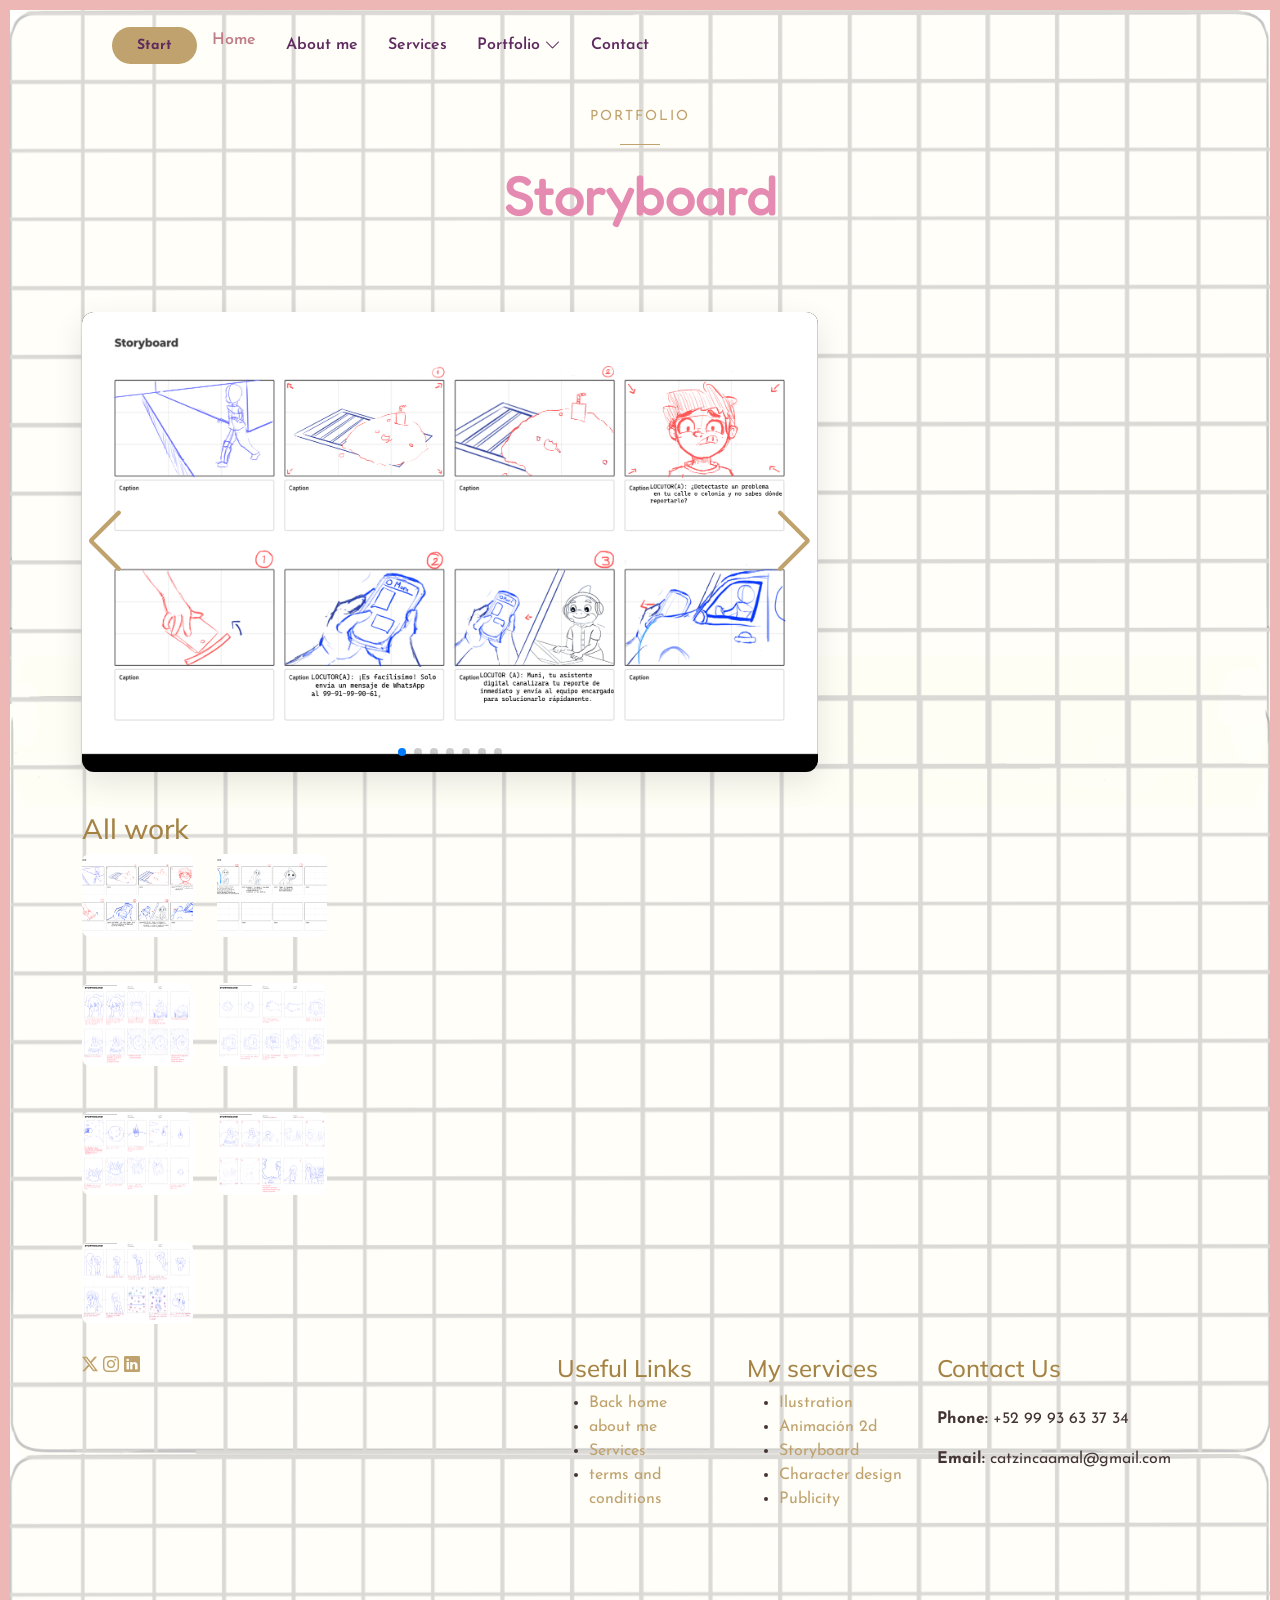
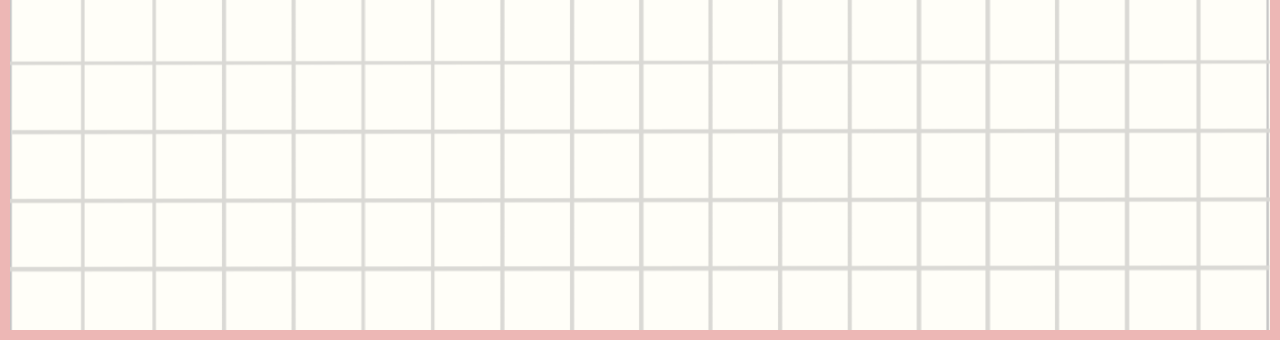
<file: Storyboard.html>
<!DOCTYPE html>
<html lang="en">

<head>
  <meta charset="utf-8">
  <meta content="width=device-width, initial-scale=1.0" name="viewport">
  <title>Arleth Catzín Portfolio</title>
  <meta name="description" content="">
  <meta name="keywords" content="">

  <!-- Favicons -->
  <link href="img/favicon.png" rel="icon">
  <link href="img/apple-touch-icon.png" rel="apple-touch-icon">

  <!-- Fonts -->
  <link href="https://fonts.googleapis.com" rel="preconnect">
  <link href="https://fonts.gstatic.com" rel="preconnect" crossorigin>
  <link href="https://fonts.googleapis.com/css2?family=Roboto:ital,wght@0,100;0,300;0,400;0,500;0,700;0,900;1,100;1,300;1,400;1,500;1,700;1,900&family=Raleway:ital,wght@0,100;0,200;0,300;0,400;0,500;0,600;0,700;0,800;0,900;1,100;1,200;1,300;1,400;1,500;1,600;1,700;1,800;1,900&family=Mulish:ital,wght@0,200;0,300;0,400;0,500;0,600;0,700;0,800;0,900;1,200;1,300;1,400;1,500;1,600;1,700;1,800;1,900&display=swap" rel="stylesheet">
  
  <link rel="preconnect" href="https://fonts.googleapis.com">
  <link rel="preconnect" href="https://fonts.gstatic.com" crossorigin>
  <link href="https://fonts.googleapis.com/css2?family=Bricolage+Grotesque:opsz,wght@12..96,200..800&family=Fredoka:wght@300..700&family=Josefin+Sans:ital,wght@0,100..700;1,100..700&display=swap" rel="stylesheet">

  <link rel="preconnect" href="https://fonts.googleapis.com">
  <link rel="preconnect" href="https://fonts.gstatic.com" crossorigin>
  <link href="https://fonts.googleapis.com/css2?family=Bricolage+Grotesque:opsz,wght@12..96,200..800&family=Fredoka:wght@300..700&family=Josefin+Sans:ital,wght@0,100..700;1,100..700&display=swap" rel="stylesheet">

  <!-- Vendor CSS Files -->
  <link href="assets/vendor/bootstrap/css/bootstrap.min.css" rel="stylesheet">
  <link href="assets/vendor/bootstrap-icons/bootstrap-icons.css" rel="stylesheet">
  <link href="assets/vendor/aos/aos.css" rel="stylesheet">
  <link href="assets/vendor/glightbox/css/glightbox.min.css" rel="stylesheet">
  <link href="assets/vendor/swiper/swiper-bundle.min.css" rel="stylesheet">

  <!-- Main CSS File -->
  <link href="assets/css/main.css" rel="stylesheet">

</head>

<body class="index-page">

  <header id="header" class="header d-flex align-items-center fixed-top">
    <div class="container-fluid container-xl position-relative d-flex align-items-center">
                  <script>
              (function () {
                const flowers = ['🌸'];
                let lastTime = 0;

                document.addEventListener('mousemove', function (e) {
                  const currentTime = Date.now();
                  
                  if (currentTime - lastTime < 40) return;
                  lastTime = currentTime;

                  const flower = document.createElement('span');
                  flower.className = 'trail-flower';

                  flower.textContent = flowers[Math.floor(Math.random() * flowers.length)];

                  flower.style.left = e.clientX + 'px';
                  flower.style.top = e.clientY + 'px';

                  document.body.appendChild(flower);

                  setTimeout(() => {
                    flower.remove();
                  }, 1000);
                });
              })();
            </script>

      <nav id="navmenu" class="navmenu">
        <ul>
          <li><a href="index.html" #hero class="active">Home</a></li>
          <li><a href="#about">About me</a></li>
          <li><a href="service-details.html">Services</a></li>
          <li class="dropdown"><a href="index.html" #portfolio>Portfolio <i class="bi bi-chevron-down toggle-dropdown"></i></a>
            <ul>
              <li><a href="Ilustration.html">Ilustration</a></li>
              <li><a href="publicity.html">Publicity</a></li>
              <li><a href="Animation.html">Animation</a></li>
              <li><a href="Storyboard.html">Storyboard</a></li>
              <li><a href="character design.html">Character design</a></li>
            </ul>
          </li>
          <li><a href="#footer">Contact</a></li>
        </ul>
        <i class="mobile-nav-toggle d-xl-none bi bi-list"></i>
      </nav>

      <a class="btn-getstarted" href="#about">Start</a>

    </div>
  </header>

    <div class="background-color">

      <main class="main">
        <section class=" puntosfondo2">
<!-- Portfolio Section -->
        <section id="portfolio" class="portfolio section">

          <!-- Section Title -->
          <div class="section-title" data-aos="fade-up">
            <span class="subtitle">Portfolio</span>
            <h2>Storyboard</h2>
          </div><!-- End Section Title -->

          <div class="container" data-aos="fade-up" data-aos-delay="100">
            <div class="row gy-5">

              <div class="col-lg-8">
                <div class="background-color2 portfolio-details-slider swiper init-swiper portfolio-slider-container">
                  <script type="application/json" class="swiper-config">
                    {
                      "loop": true,
                      "speed": 600,
                      "autoplay": {
                        "delay": 4000,
                        "disableOnInteraction": false
                      },
                      "slidesPerView": 1,
                      "spaceBetween": 0,
                      "effect": "fade",
                      "pagination": {
                        "el": ".swiper-pagination",
                        "type": "bullets",
                        "clickable": true
                      },
                      "navigation": {
                        "nextEl": ".swiper-button-next",
                        "prevEl": ".swiper-button-prev"
                      }
                    }
                  </script>

                  <div class="swiper-wrapper">
                    <div class="swiper-slide">
                      <a href="img/portfolio/Storyboard/Muni Bacheo/Storyboard_bacheo_1.png" class="glightbox" data-gallery="ilustraciones-gallery">
                        <img src="img/portfolio/Storyboard/Muni Bacheo/Storyboard_bacheo_1.png" alt="Storyboard_bacheo_1" class="img-fluid">
                      </a>
                    </div>
                    <div class="swiper-slide">
                      <a href="img/portfolio/Storyboard/Muni Bacheo/Storyboard_bacheo_2.png" class="glightbox" data-gallery="ilustraciones-gallery">
                        <img src="img/portfolio/Storyboard/Muni Bacheo/Storyboard_bacheo_2.png" alt="Storyboard_bacheo_2" class="img-fluid">
                      </a>
                    </div>
                    <div class="swiper-slide">
                      <a href="img/portfolio/Storyboard/Kaizoo/portfolio-4.png" class="glightbox" data-gallery="ilustraciones-gallery">
                        <img src="img/portfolio/Storyboard/Kaizoo/portfolio-4.png" alt="storyboard Kaizoo 1" class="img-fluid">
                      </a>
                    </div>
                    <div class="swiper-slide">
                      <a href="img/portfolio/Storyboard/Kaizoo/portfolio-4 (1).png" class="glightbox" data-gallery="ilustraciones-gallery">
                        <img src="img/portfolio/Storyboard/Kaizoo/portfolio-4 (1).png" alt="storyboard kaizoo 2" class="img-fluid">
                      </a>
                    </div>

                  <div class="swiper-slide">
                    <a href="img/portfolio/Storyboard/Kaizoo/portfolio-4 (2).png" class="glightbox" data-gallery="ilustraciones-gallery">
                      <img src="img/portfolio/Storyboard/Kaizoo/portfolio-4 (2).png" alt="storyboard Kaizoo 3" class="img-fluid">
                    </a>
                  </div>

                  <div class="swiper-slide">
                    <a href="img/portfolio/Storyboard/Kaizoo/portfolio-4(3).png" class="glightbox" data-gallery="ilustraciones-gallery">
                      <img src="img/portfolio/Storyboard/Kaizoo/portfolio-4(3).png" alt="Storyboard 4" class="img-fluid">
                    </a>
                  </div>

                  <div class="swiper-slide">
                    <a href="img/portfolio/Storyboard/Kaizoo/portfolio-4(5).png" class="glightbox" data-gallery="ilustraciones-gallery">
                      <img src="img/portfolio/Storyboard/Kaizoo/portfolio-4(5).png" alt="Storyboard 5" class="img-fluid">
                    </a>
                  </div>

                  <div class="swiper-button-prev"></div>
                  <div class="swiper-button-next"></div>
                  <div class="swiper-pagination"></div>
                </div>
              </div>

              <!--menu miniaturas-->
              <div class="col-lg-4">
                <div class="sidebar" data-aos="fade-up" data-aos-delay="200">
                  <div class="tags-card" data-aos="fade-up" data-aos-delay="400">
                    <h3>All work</h3>
                    
                    <div class="row gy-3 mini-portfolio-grid">
                      
                      <!-- Miniatura 1 -->
                      <div class="col-6">
                        <div class="portfolio-card thumb-card" onclick="slideToImage(0)" style="cursor: pointer;">
                          <div class="portfolio-image-container" style="aspect-ratio: 4/3;">
                            <img src="img/portfolio/Storyboard/Muni Bacheo/Storyboard_bacheo_1.png" alt="Storyboard_bacheo_1" class="img-fluid">
                            <div class="portfolio-overlay" style="opacity: 0; transition: opacity 0.3s;">
                              <div class="portfolio-actions"><i class="bi bi-eye"></i></div>
                            </div>
                          </div>
                        </div>
                      </div>

                      <!-- Miniatura 2 -->
                      <div class="col-6">
                        <div class="portfolio-card thumb-card" onclick="slideToImage(1)" style="cursor: pointer;">
                          <div class="portfolio-image-container" style="aspect-ratio: 4/3;">
                            <img src="img/portfolio/Storyboard/Muni Bacheo/Storyboard_bacheo_2.png" alt="Storyboard_bacheo_2" class="img-fluid">
                            <div class="portfolio-overlay" style="opacity: 0; transition: opacity 0.3s;">
                              <div class="portfolio-actions"><i class="bi bi-eye"></i></div>
                            </div>
                          </div>
                        </div>
                      </div>

                      <!-- Miniatura 3 -->
                      <div class="col-6">
                        <div class="portfolio-card thumb-card" onclick="slideToImage(2)" style="cursor: pointer;">
                          <div class="portfolio-image-container" style="aspect-ratio: 4/3;">
                            <img src="img/portfolio/Storyboard/Kaizoo/portfolio-4.png" alt="Storyboard Kaizoo 1" class="img-fluid">
                            <div class="portfolio-overlay" style="opacity: 0; transition: opacity 0.3s;">
                              <div class="portfolio-actions"><i class="bi bi-eye"></i></div>
                            </div>
                          </div>
                        </div>
                      </div>

                      <!-- Miniatura 4 -->
                      <div class="col-6">
                        <div class="portfolio-card thumb-card" onclick="slideToImage(3)" style="cursor: pointer;">
                          <div class="portfolio-image-container" style="aspect-ratio: 4/3;">
                            <img src="img/portfolio/Storyboard/Kaizoo/portfolio-4 (1).png" alt="Storyboard Kaizoo 2" class="img-fluid">
                            <div class="portfolio-overlay" style="opacity: 0; transition: opacity 0.3s;">
                              <div class="portfolio-actions"><i class="bi bi-eye"></i></div>
                            </div>
                          </div>
                        </div>
                      </div>

                      <!-- Miniatura 5 -->
                      <div class="col-6">
                        <div class="portfolio-card thumb-card" onclick="slideToImage(4)" style="cursor: pointer;">
                          <div class="portfolio-image-container" style="aspect-ratio: 4/3;">
                            <img src="img/portfolio/Storyboard/Kaizoo/portfolio-4 (2).png" alt="storyboard Kaizoo 3" class="img-fluid">
                            <div class="portfolio-overlay" style="opacity: 0; transition: opacity 0.3s;">
                              <div class="portfolio-actions"><i class="bi bi-eye"></i></div>
                            </div>
                          </div>
                        </div>
                      </div>

                      <!-- Miniatura 6 -->
                      <div class="col-6">
                        <div class="portfolio-card thumb-card" onclick="slideToImage(5)" style="cursor: pointer;">
                          <div class="portfolio-image-container" style="aspect-ratio: 4/3;">
                            <img src="img/portfolio/Storyboard/Kaizoo/portfolio-4(3).png" alt="storyboard Kaizoo 4" class="img-fluid">
                            <div class="portfolio-overlay" style="opacity: 0; transition: opacity 0.3s;">
                              <div class="portfolio-actions"><i class="bi bi-eye"></i></div>
                            </div>
                          </div>
                        </div>
                      </div>

                      <!-- Miniatura 7 -->
                      <div class="col-6">
                        <div class="portfolio-card thumb-card" onclick="slideToImage(6)" style="cursor: pointer;">
                          <div class="portfolio-image-container" style="aspect-ratio: 4/3;">
                            <img src="img/portfolio/Storyboard/Kaizoo/portfolio-4(5).png" alt="storyboard Kaizoo 5" class="img-fluid">
                            <div class="portfolio-overlay" style="opacity: 0; transition: opacity 0.3s;">
                              <div class="portfolio-actions"><i class="bi bi-eye"></i></div>
                            </div>
                          </div>
                        </div>
                      </div>

                    </div>
                  </div>
                </div>
              </div>

            </div>
          </div>
          
            <!-- Footer Section -->
        <div class="row gy-4">
          <div class="col-lg-5 col-md-12 footer-about">
            <a href="https://x.com/FrikiCat1" target="_blank"><i class="bi bi-twitter-x"></i></a>
            <a href="https://www.instagram.com/nyatsure/" target="_blank"><i class="bi bi-instagram"></i></a>
            <a href="https://www.linkedin.com/in/arleth-catz%C3%ADn-3a64623a2/"><i class="bi bi-linkedin"></i></a>
          </div>

          <div class="col-lg-2 col-6 footer-links">
            <h4>Useful Links</h4>
            <ul>
              <li><a href="index.html">Back home</a></li>
              <li><a href="index.html#about">about me</a></li>
              <li><a href="service-details.html">Services</a></li>
              <li><a href="terms.html">terms and conditions</a></li>
            </ul>
          </div>

          <div class="col-lg-2 col-6 footer-links">
            <h4>My services</h4>
            <ul>
              <li><a href="Ilustration.html">Ilustration</a></li>
              <li><a href="#">Animación 2d</a></li>
              <li><a href="Storyboard.html">Storyboard</a></li>
              <li><a href="character design.html">Character design</a></li>
              <li><a href="publicity.html">Publicity</a></li>
            </ul>
          </div>

          <div class="col-lg-3 col-md-12 footer-contact text-center text-md-start">
            <h4>Contact Us</h4>
            <p class="mt-4"><strong>Phone:</strong> <span>+52 99 93 63 37 34</span></p>
            <p><strong>Email:</strong> <span>catzincaamal@gmail.com</span></p>
          </div>
        </div>
          </section>
    </div>

    <!-- Scroll Top -->
    <a href="#" id="scroll-top" class="scroll-top d-flex align-items-center justify-content-center"><i class="bi bi-arrow-up-short"></i></a>

    <!-- Preloader -->
    <div id="preloader"></div>

    <!-- Vendor JS Files -->
    <script src="assets/vendor/bootstrap/js/bootstrap.bundle.min.js"></script>
    <script src="assets/vendor/php-email-form/validate.js"></script>
    <script src="assets/vendor/aos/aos.js"></script>
    <script src="assets/vendor/typed.js/typed.umd.js"></script>
    <script src="assets/vendor/waypoints/noframework.waypoints.js"></script>
    <script src="assets/vendor/glightbox/js/glightbox.min.js"></script>
    <script src="assets/vendor/imagesloaded/imagesloaded.pkgd.min.js"></script>
    <script src="assets/vendor/isotope-layout/isotope.pkgd.min.js"></script>
    <script src="assets/vendor/swiper/swiper-bundle.min.js"></script>

    <!-- Main JS File -->
    <script src="assets/js/main.js"></script>
  </section>
  
  </main>

</body>

</html>
</file>
<file: assets/css/main.css>
@charset "UTF-8";

/*--------------------------------------------------------------
# Font & Color Variables
# Help: https://bootstrapmade.com/color-system/
--------------------------------------------------------------*/
/* Fonts */

@import url('https://fonts.googleapis.com/css2?family=Josefin+Sans:ital,wght@0,100..700;1,100..700&display=swap');
@import url('https://fonts.googleapis.com/css2?family=Fredoka:wght@300..700&family=Josefin+Sans:ital,wght@0,100..700;1,100..700&display=swap');
@import url('https://fonts.googleapis.com/css2?family=Josefin+Sans:ital,wght@0,100..700;1,100..700&display=swap');

:root {
  --font-family: 'Josefin Sans', sans-serif;
  --default-font:  'Fredoka', sans-serif;
  --heading-font: "Mulish",  sans-serif;
  --nav-font: "Raleway",  sans-serif;
}

/* Global Colors - The following color variables are used throughout the website. Updating them here will change the color scheme of the entire website */
:root { 
  --background-color: #edb7b5; /* Background color for the entire website, including individual sections */
  --default-color: #443434;/* Default color used for the majority of the text content across the entire website */
  --htittle-color:#a48345; /* Default color used for the majority of the tittles */
  --heading-color: #e58ab0; /* Color for headings, subheadings and title throughout the website */
  --accent-color: #bfa26d; /* Accent color that represents your brand on the website. It's used for buttons, links, and other elements that need to stand out */
  --surface-color: #f7d9d6; /* The surface color is used as a background of boxed elements within sections, such as cards, icon boxes, or other elements that require a visual separation from the global background. */
  --contrast-color: #47113e; /* Contrast color for text, ensuring readability against backgrounds of accent, heading, or default colors. */
}

/* Nav Menu Colors - The following color variables are used specifically for the navigation menu. They are separate from the global colors to allow for more customization options */
:root {
  --nav-color: #5f2a5f;  /* The default color of the main navmenu links */
  --nav-hover-color: #d4c7fd; /* Applied to main navmenu links when they are hovered over or active */
  --nav-mobile-background-color: #7788c5; /* Used as the background color for mobile navigation menu */
  --nav-dropdown-background-color: #c07c87; /* Used as the background color for dropdown items that appear when hovering over primary navigation items */
  --nav-dropdown-color: #9f5574; /* Used for navigation links of the dropdown items in the navigation menu. */
  --nav-dropdown-hover-color: #08040d; /* Similar to --nav-hover-color, this color is applied to dropdown navigation links when they are hovered over. */
}

/* Color Presets - These classes override global colors when applied to any section or element, providing reuse of the sam color scheme. */

.light-background {
  --background-color: rgba(41, 41, 41, 0.8);
  --surface-color: #484848;
}

.dark-background {
  --background-color: #2d2548;
  --default-color: #ffffff;
  --heading-color: #efc1fe;
  --surface-color: #252525;
  --contrast-color: #ffffff;
}

/* Smooth scroll */
:root {
  scroll-behavior: smooth;
}

.background-color{
  background-color: var(--background-color);
}

.background-color2{/*fondo de previsualización para imágenes*/
  background-color: #000000;
}
.puntosfondo {
  background-image: url('../../img/Background/Hojalibreta.png');
  background-position: auto;                    
  background-repeat: repeat;                   /* la imagen se repetirá */
  background-size: contain;                         
  height: 2900px;                                  /* ¡Indispensable para que se vea el fondo! */
}
.puntosfondo2 {
  background-image: url('../../img/Background/Hojalibreta.png');
  background-position: auto;                    
  background-repeat: repeat;                   /* la imagen se repetirá */
  background-size: contain;                         
  height: 1920px;                                  /* ¡Indispensable para que se vea el fondo! */
}

/*--------------------------------------------------------------
# General Styling & Shared Classes
--------------------------------------------------------------*/
body {
  color: var(--default-color);
  font-family: var(--font-family);
  margin:10px;
  background-color: var(--background-color);
}

a {
  color: var(--accent-color);
  text-decoration: none;
  transition: 0.3s;
}

a:hover {
  color: color-mix(in srgb, var(--accent-color), transparent 25%);
  text-decoration: none;
}

h1,
h2,
h3,
h4,
h5,
h6 {
  color: var(--htittle-color);
  font-family: var(--heading-font);
}

/* PHP Email Form Messages
------------------------------*/
.php-email-form .error-message {
  display: none;
  background: #df1529;
  color: #ffffff;
  text-align: left;
  padding: 15px;
  margin-bottom: 24px;
  font-weight: 600;
}

.php-email-form .sent-message {
  display: none;
  color: #ffffff;
  background: #059652;
  text-align: center;
  padding: 15px;
  margin-bottom: 24px;
  font-weight: 600;
}

.php-email-form .loading {
  display: none;
  background: var(--surface-color);
  text-align: center;
  padding: 15px;
  margin-bottom: 24px;
}

.php-email-form .loading:before {
  content: "";
  display: inline-block;
  border-radius: 50%;
  width: 24px;
  height: 24px;
  margin: 0 10px -6px 0;
  border: 3px solid var(--accent-color);
  border-top-color: var(--surface-color);
  animation: php-email-form-loading 1s linear infinite;
}

@keyframes php-email-form-loading {
  0% {
    transform: rotate(0deg);
  }

  100% {
    transform: rotate(360deg);
  }
}

/*caja*/
.caja-deco {
background-color: #ff8eb449;
margin: 0px auto;
overflow: hidden;
padding: 0 20px;
width: fit-content;
height: fit-content;
max-width: 900px;
border-radius: 35px 35px 35px 35px;
 /* Configuración para centrado de texto*/
  align-items: center; 
  
  justify-content: center; 
  
  padding: 0 20px; 
  position:center;
}

.caja-deco2 {
background-color: #ff8eb449;
overflow: hidden;
padding: 0 20px;
width: fit-content;
height: fit-content;
max-width: 900px;
border-radius: 35px 35px 35px 35px;
 /* Configuración para centrado de texto*/
  align-items: center; 
  
  justify-content: center; 
  
  padding: 0 20px; 
  position:center;
}

.trail-flower {
  position: fixed;
  pointer-events: none;
  font-size: 18px;
  z-index: 99999;       
  user-select: none;
  animation: fadeAndRise 1s ease-out forwards; 
}

/* Animación */
@keyframes fadeAndRise {
  0% {
    opacity: 1;
    transform: translate(-50%, -50%) scale(1) rotate(0deg);
  }
  100% {
    opacity: 0;
    transform: translate(-50%, -80%) scale(0.4) rotate(45deg);
  }
}

/*--------------------------------------------------------------
# Global Header
--------------------------------------------------------------*/
.header {
  --heading-color: #ffffff;
  color: var(--default-color);/*texto página*/
  background-color: var(--background-color);/*na menu color*/
  padding: 15px 0;
  transition: all 0.5s;
  z-index: 997;
}

.header .logo {
  line-height: 1;
}

.header .logo img {
  max-height: 36px;
  margin-right: 8px;
}

.header .logo h1 {
  font-size: 30px;
  margin: 0;
  font-weight: 400;
  color: var(--heading-color);
}

@media (max-width: 1920px) {
  .header .logo {
    order: 1;
  }

  .header .btn-getstarted {
    order: 2;
    margin: 0 15px 0 0;
    padding: 6px 15px;
  }

  .header .btn-getstarted,
  .header .btn-getstarted:focus {
    color: var(--nav-color);
    background: var(--accent-color);
    font-size: 14px;
    font-weight: bold;
    padding: 8px 25px;
    margin: 0 0 0 30px;
    border-radius: 50px;
    transition: 0.3s;
  }

  .header .btn-getstarted:hover,
  .header .btn-getstarted:focus:hover {
    color: var(--nav-dropdown-background-color);
    text-shadow: 0 0 10px rgb(248, 254, 226), 0 0 20px rgb(253, 255, 220), 0 0 30px rgb(249, 255, 229);
    z-index: 7; /* Ensure it stays above the rain effect */
    background: color-mix(in srgb, var(--nav-hover-color), transparent 55%);
    transform: translateY(-5px);
    box-shadow: 0 15px 35px rgba(0, 140, 255, 0.3);
  }

  .header .navmenu {
    order: 3;
  }

  .headerpages {
  --heading-color: #ffffff;
  color: var(--default-color);
  background-color: var(--surface-color);/*# Nav menu color*/
  padding: 15px 0;
  transition: all 0.5s;
  z-index: 997;
  }
  .headerpages .btn-getstarted,
  .headerpages .btn-getstarted:focus {
    color: var(--nav-color);
    background: var(--accent-color);
    font-size: 14px;
    font-weight: bold;
    padding: 8px 25px;
    margin: 0 0 0 30px;
    border-radius: 50px;
    transition: 0.3s;
  }

  .headerpages .btn-getstarted:hover,
  .headerpages .btn-getstarted:focus:hover {
    color: var(--contrast-color);
    text-shadow: 0 0 10px rgb(248, 254, 226), 0 0 20px rgb(253, 255, 220), 0 0 30px rgb(249, 255, 229);
    background: color-mix(in srgb, var(--nav-hover-color), transparent 55%);
    transform: translateY(-5px);
    box-shadow: 0 15px 35px rgba(0, 140, 255, 0.3)
  }

  .headerpages .btn-getstarted {
    order: 2;
    margin: 0 15px 0 0;
    padding: 6px 15px;
  }

  .headerpages .navmenu {
    order: 3;
  }
}

.scrolled .header {
  box-shadow: 0 15px 35px rgba(175, 146, 157, 0.3)
}

/* Global Header on Scroll
------------------------------*/
.scrolled .header {
  --background-color: rgba(20, 20, 20, 0.8);
}

/* Index Page Header
------------------------------*/
.index-page .header {
  --background-color: rgba(255, 255, 255, 0);
}

/* Index Page Header on Scroll
------------------------------*/
.index-page.scrolled .header {
  --background-color: rgba(247, 217, 214, 0.8);
}



/* Define la transparencia/color para headerpages al hacer scroll */
.portfolio-details-page.scrolled .headerpages,
.service-details-page.scrolled .headerpages,
.scrolled .headerpages {
  --background-color: rgba(247, 217, 214, 0.8); /* Cambia este valor al RGBA con transparencia*/
}

/*--------------------------------------------------------------
# Navigation Menu
--------------------------------------------------------------*/
/* Navmenu - Desktop */
@media (min-width: 1200px) {
  .navmenu {
    padding: 0;
  }

  .navmenu ul {
    margin: 0;
    padding: 0;
    display: flex;
    list-style: none;
    align-items: center;
  }

  .navmenu li {
    position: relative;
  }

  /*contenedor de opciones en el menú del navegador*/
  .navmenu a,
  .navmenu a:focus {
    color: var(--nav-color);
    padding: 18px 15px;
    font-size: 16px;
    font-family: var(--font-family);
    font-weight: 600;
    display: flex;
    align-items: center;
    justify-content: space-between;
    white-space: nowrap;
    transition: 0.3s;
  }

  .navmenu a i,
  .navmenu a:focus i {
    font-size: 16px;
    line-height: 0;
    margin-left: 5px;
    transition: 0.3s;
  }

  .navmenu li:last-child a {
    padding-right: 0;
  }

  /*Animación de sección en el navegador*/
  .navmenu li:hover>a,
  .navmenu .active,
  .navmenu .active:focus {
    color: var(--nav-dropdown-background-color);
    transform: translateY(-5px);
  }

  .navmenu .dropdown ul {
    margin: 0;
    padding: 10px 0;
    background: #e58ab08e;
    display: block;
    position: absolute;
    visibility: hidden;
    left: 14px;
    top: 130%;
    opacity: 0;
    transition: 0.3s;
    border-radius: 4px;
    z-index: 99;
    box-shadow: 0px 0px 30px rgba(199, 60, 60, 0.818);
  }

  .navmenu .dropdown ul li {
    min-width: 200px;
  }

  .navmenu .dropdown ul a {
    padding: 10px 20px;
    font-size: 15px;
    text-transform: none;
    color: var(--nav-dropdown-color);
  }

  .navmenu .dropdown ul a i {
    font-size: 12px;
  }

  .navmenu .dropdown ul a:hover,
  .navmenu .dropdown ul .active:hover,
  .navmenu .dropdown ul li:hover>a {
    color: var(--nav-dropdown-hover-color);
    box-shadow: 0 15px 35px rgba(255, 174, 222, 0.799);
  }

  .navmenu .dropdown:hover>ul {
    opacity: 1;
    top: 100%;
    visibility: visible;
  }

  .navmenu .dropdown .dropdown ul {
    top: 0;
    left: -90%;
    visibility: hidden;
  }

  .navmenu .dropdown .dropdown:hover>ul {
    opacity: 1;
    top: 0;
    left: -100%;
    visibility: visible;
  }
}

/* Navmenu - Mobile */
@media (max-width: 1199px) {
  .mobile-nav-toggle {
    color: var(--nav-color);
    font-size: 28px;
    line-height: 0;
    margin-right: 10px;
    cursor: pointer;
    transition: color 0.3s;
  }

  .navmenu {
    padding: 0;
    z-index: 9997;
  }

  .navmenu ul {
    display: none;
    list-style: none;
    position: absolute;
    inset: 60px 20px 20px 20px;
    padding: 10px 0;
    margin: 0;
    border-radius: 6px;
    background-color: var(--nav-mobile-background-color);
    overflow-y: auto;
    transition: 0.3s;
    z-index: 9998;
    box-shadow: 0px 0px 30px rgba(0, 0, 0, 0.1);
  }

  .navmenu a,
  .navmenu a:focus {
    color: var(--nav-dropdown-color);
    padding: 10px 20px;
    font-family: var(--nav-font);
    font-size: 17px;
    font-weight: 500;
    display: flex;
    align-items: center;
    justify-content: space-between;
    white-space: nowrap;
    transition: 0.3s;
  }

  .navmenu a i,
  .navmenu a:focus i {
    font-size: 12px;
    line-height: 0;
    margin-left: 5px;
    width: 30px;
    height: 30px;
    display: flex;
    align-items: center;
    justify-content: center;
    border-radius: 50%;
    transition: 0.3s;
    background-color: color-mix(in srgb, var(--accent-color), transparent 90%);
  }

  .navmenu a i:hover,
  .navmenu a:focus i:hover {
    background-color: var(--accent-color);
    color: var(--contrast-color);
  }

  .navmenu a:hover,
  .navmenu .active,
  .navmenu .active:focus {
    color: var(--nav-dropdown-hover-color);
  }

  .navmenu .active i,
  .navmenu .active:focus i {
    background-color: var(--accent-color);
    color: var(--contrast-color);
    transform: rotate(180deg);
  }

  .navmenu .dropdown ul {
    position: static;
    display: none;
    z-index: 99;
    padding: 10px 0;
    margin: 10px 20px;
    background-color: var(--nav-dropdown-background-color);
    border: 1px solid color-mix(in srgb, var(--default-color), transparent 90%);
    box-shadow: none;
    transition: all 0.5s ease-in-out;
  }

  .navmenu .dropdown ul ul {
    background-color: rgba(33, 37, 41, 0.1);
  }

  .navmenu .dropdown>.dropdown-active {
    display: block;
    background-color: rgba(33, 37, 41, 0.03);
  }

  .mobile-nav-active {
    overflow: hidden;
  }

  .mobile-nav-active .mobile-nav-toggle {
    color: #fff;
    position: absolute;
    font-size: 32px;
    top: 15px;
    right: 15px;
    margin-right: 0;
    z-index: 9999;
  }

  .mobile-nav-active .navmenu {
    position: fixed;
    overflow: hidden;
    inset: 0;
    background: rgba(33, 37, 41, 0.8);
    transition: 0.3s;
  }

  .mobile-nav-active .navmenu>ul {
    display: block;
  }
}

/*--------------------------------------------------------------
# Global Footer
--------------------------------------------------------------*/
.footer {
  color: var(--default-color);
  font-size: 14px;
  padding-bottom: 50px;
  position: relative;
}

.footer .footer-top {
  padding-top: 50px;
  border-top: 1px solid color-mix(in srgb, var(--default-color), transparent 90%);
}

.footer .footer-about .logo {
  line-height: 1;
  margin-bottom: 25px;
}

.footer .footer-about .logo img {
  max-height: 40px;
  margin-right: 6px;
}

.footer .footer-about .logo span {
  color: var(--heading-color);
  font-size: 30px;
  font-weight: 700;
  letter-spacing: 1px;
  font-family: var(--heading-font);
}

.footer .footer-about p {
  font-size: 14px;
  font-family: var(--heading-font);
}

.footer .social-links a {
  display: flex;
  align-items: center;
  justify-content: center;
  width: 40px;
  height: 40px;
  border-radius: 50%;
  border: 1px solid color-mix(in srgb, var(--default-color), transparent 50%);
  font-size: 16px;
  color: color-mix(in srgb, var(--default-color), transparent 50%);
  margin-right: 10px;
  transition: 0.3s;
}

.footer .social-links a:hover {
  color: var(--accent-color);
  border-color: var(--accent-color);
}

.footer h4 {
  font-size: 16px;
  font-weight: bold;
  position: relative;
  padding-bottom: 12px;
}

.footer .footer-links {
  margin-bottom: 30px;
}

.footer .footer-links ul {
  list-style: none;
  padding: 0;
  margin: 0;
}

.footer .footer-links ul i {
  padding-right: 2px;
  font-size: 12px;
  line-height: 0;
}

.footer .footer-links ul li {
  padding: 10px 0;
  display: flex;
  align-items: center;
}

.footer .footer-links ul li:first-child {
  padding-top: 0;
}

.footer .footer-links ul a {
  color: color-mix(in srgb, var(--default-color), transparent 20%);
  display: inline-block;
  line-height: 1;
}

.footer .footer-links ul a:hover {
  color: var(--accent-color);
}

.footer .footer-contact p {
  margin-bottom: 5px;
}

.footer .copyright {
  padding-top: 25px;
  padding-bottom: 25px;
}

.footer .copyright p {
  margin-bottom: 0;
}

.footer .credits {
  margin-top: 6px;
  font-size: 13px;
}

/*--------------------------------------------------------------
# Preloader
--------------------------------------------------------------*/
#preloader {
  position: fixed;
  inset: 0;
  z-index: 999999;
  overflow: hidden;
  background: var(--background-color);
  transition: all 0.6s ease-out;
}

#preloader:before {
  content: "";
  position: fixed;
  top: calc(50% - 30px);
  left: calc(50% - 30px);
  border: 6px solid #ffffff;
  border-color: var(--accent-color) transparent var(--accent-color) transparent;
  border-radius: 50%;
  width: 60px;
  height: 60px;
  animation: animate-preloader 1.5s linear infinite;
}

@keyframes animate-preloader {
  0% {
    transform: rotate(0deg);
  }

  100% {
    transform: rotate(360deg);
  }
}

/*--------------------------------------------------------------
# Scroll Top Button
--------------------------------------------------------------*/
.scroll-top {
  position: fixed;
  visibility: hidden;
  opacity: 0;
  right: 15px;
  bottom: 15px;
  z-index: 99999;
  background-color: var(--accent-color);
  width: 40px;
  height: 40px;
  border-radius: 4px;
  transition: all 0.4s;
}

.scroll-top i {
  font-size: 24px;
  color: var(--contrast-color);
  line-height: 0;
}

.scroll-top:hover {
  background-color: color-mix(in srgb, var(--accent-color), transparent 20%);
  color: var(--contrast-color);
}

.scroll-top.active {
  visibility: visible;
  opacity: 1;
}

/*--------------------------------------------------------------
# Disable aos animation delay on mobile devices
--------------------------------------------------------------*/
@media screen and (max-width: 768px) {
  [data-aos-delay] {
    transition-delay: 0 !important;
  }
}

/*--------------------------------------------------------------
# Global Page Titles & Breadcrumbs
--------------------------------------------------------------*/
.page-title {
  color: var(--default-color);
  background-color: var(--background-color);
  padding: 20px 0;
  position: relative;
}

.page-title h1 {
  font-size: 28px;
  font-weight: 700;
  margin: 0;
}

.page-title .breadcrumbs ol {
  display: flex;
  flex-wrap: wrap;
  list-style: none;
  padding: 0 0 10px 0;
  margin: 0;
  font-size: 14px;
  font-weight: 400;
}

.page-title .breadcrumbs ol li+li {
  padding-left: 10px;
}

.page-title .breadcrumbs ol li+li::before {
  content: "/";
  display: inline-block;
  padding-right: 10px;
  color: color-mix(in srgb, var(--default-color), transparent 70%);
}

/*--------------------------------------------------------------
# Global Sections
--------------------------------------------------------------*/
/*configuraciones de fondo*/
section,
.section {
  color: var(--default-color);
  padding: 43px 0;
  scroll-margin-top: 90px;
  overflow: clip;
}

@media (max-width: 1199px) {

  section,
  .section {
    scroll-margin-top: 66px;
  }
}

/*--------------------------------------------------------------
# Global Section Titles
--------------------------------------------------------------*/
.section-title {
  text-align: center;
  padding-bottom: 60px;
  position: relative;
}

.section-title h2 {
  font-family: var(--default-font);
  font-size: 3.5rem;
  font-weight: 600rem;
  line-height: 1.2;
  color: var(--heading-color);
  margin-bottom: 1.5rem;
  letter-spacing: -1px;
}

@media (max-width: 768px) {
  .section-title h2 {
    font-size: 2.5rem;
  }
}

.section-title .subtitle {
  font-family: var(--default-color);
  display: inline-block;
  font-size: 0.875rem;
  font-weight: 400;
  color: var(--accent-color);
  text-transform: uppercase;
  letter-spacing: 2px;
  margin-bottom: 1.5rem;
  padding:10px;
  position: relative;
}

.section-title .subtitle::after {
  content: "";
  position: absolute;
  bottom: -8px;
  left: 50%;
  transform: translateX(-50%);
  width: 40px;
  height: 1px;
  background: var(--accent-color);
}

.section-title p {
  font-size: 1.125rem;
  line-height: 1.8;
  color: color-mix(in srgb, var(--default-color), transparent 25%);
  max-width: 900px;
  margin: 0 auto;
  text-wrap: balance;
}

/*--------------------------------------------------------------
# Hero Section
--------------------------------------------------------------*/
.hero {
  padding-top: 80px;
  min-height: 100vh;
  position: relative;
  display: flex;
  align-items: center;
  justify-content: center;
  overflow: hidden;
  padding-bottom: 80px;
}

.hero img {
  position: absolute;
  inset: 0;
  display: block;
  width: 100%;
  height: 100%;
  object-fit: cover;
  z-index: 1;
}

.hero:before {
  content: "";
  position: absolute;
  inset: 0;
  z-index: 2;
  border-radius: 0;
}

.hero .container {
  position: relative;
  z-index: 3;
}

.hero h2 {
  margin: 0;
  font-size: 48px;
  font-weight: 700;
}

.hero p {
  margin: 10px 0 0 0;
  font-size: 24px;
  color: color-mix(in srgb, var(--default-color), transparent 20%);
}

.hero p span {
  color: var(--accent-color);
  letter-spacing: 1px;
  border-bottom: 2px solid var(--accent-color);
}

.hero .social-links {
  margin-top: 30px;
  display: flex;
  justify-content: center;
  gap: 15px;
}

.hero .social-links a {
  display: flex;
  align-items: center;
  justify-content: center;
  width: 50px;
  height: 50px;
  border-radius: 50%;
  background: color-mix(in srgb, var(--default-color), transparent 92%);
  color: var(--default-color);
  font-size: 20px;
  transition: 0.3s;
}

.hero .social-links a:hover {
  background: var(--accent-color);
  color: var(--contrast-color);
  transform: translateY(-3px);
}

@media (max-width: 768px) {
  .hero h2 {
    font-size: 32px;
  }

  .hero p {
    font-size: 20px;
  }
}

/*--------------------------------------------------------------
# Hero Section Video Background Extension
--------------------------------------------------------------*/
.hero-video-container {
  position: absolute;
  inset: 0;
  width: 100%;
  height: 100%;
  z-index: 1;
  overflow: hidden;
  pointer-events: none;
}

.hero-video-container video.hero-video {
  position: absolute;
  top: 50%;
  left: 50%;
  width: 100%;
  height: 100%;
  transform: translate(-50%, -50%);
  object-fit: cover; /* Muestra el video completo sin recortar nada */
  background-color: var(--background-color); /* Usa el mismo color de fondo de tu web para rellenar los espacios si las proporciones varían */
}
/*--------------------------------------------------------------
# Hero Portfolios Section
--------------------------------------------------------------*/
.hero-portfolio {
  padding-top: 0px;
  width: 40%;  
  max-width: 800px;     /* Ocupará todo el ancho disponible */
  height: auto;
  position: center;
  display: flex;
  align-items: center;
  justify-content: center;
  overflow: hidden;
  padding-bottom: 0px;
}

.hero-portfolio img {
  position: center;
  inset: 0;
  display: block;
  width: 100%;
  height: auto;
  object-fit: contain;
  z-index: 1;
}

.hero-portfolio:before {
  content: "";
  position: absolute;
  inset: 0;
  z-index: 2;
  border-radius: 0;
}

.hero-portfolio .container {
  position: relative;
  z-index: 3;
}

.hero-portfolio h2 {
  margin: 0;
  font-size: 48px;
  font-weight: 700;
}

.hero-portfolio p {
  margin: 10px 0 0 0;
  font-size: 24px;
  color: color-mix(in srgb, var(--default-color), transparent 20%);
}

.hero-portfolio p span {
  color: var(--accent-color);
  letter-spacing: 1px;
  border-bottom: 2px solid var(--accent-color);
}

.hero-portfolio .social-links {
  margin-top: 30px;
  display: flex;
  justify-content: center;
  gap: 15px;
}

.hero-portfolio .social-links a {
  display: flex;
  align-items: center;
  justify-content: center;
  width: 50px;
  height: 50px;
  border-radius: 50%;
  background: color-mix(in srgb, var(--default-color), transparent 92%);
  color: var(--default-color);
  font-size: 20px;
  transition: 0.3s;
}

.hero-portfolio .social-links a:hover {
  background: var(--accent-color);
  color: var(--contrast-color);
  transform: translateY(-3px);
}

@media (max-width: 768px) {
  .hero-portfolio h2 {
    font-size: 32px;
  }

  .hero-portfolio p {
    font-size: 20px;
  }
}

/*--------------------------------------------------------------
# About Section
--------------------------------------------------------------*/
.about {
  overflow: hidden;
  position: relative;
}

.about::before {
  content: "";
  position: absolute;
  top: -50%;
  right: -20%;
  width: 800px;
  height: 800px;
  background: radial-gradient(circle, color-mix(in srgb, var(--accent-color), transparent 85%) 0%, transparent 70%);
  border-radius: 50%;
  z-index: 0;
  pointer-events: none;
}

.about .container {
  position: relative;
  z-index: 1;
}

.about .profile-card {
  background: var(--surface-color);
  border-radius: 24px;
  padding: 40px;
  box-shadow: 0 8px 30px rgba(0, 0, 0, 0.08);
  position: sticky;
  top: 100px;
}

.about .profile-card .profile-header {
  text-align: center;
  padding-bottom: 30px;
  border-bottom: 1px solid color-mix(in srgb, var(--default-color), transparent 90%);
}

.about .profile-card .profile-header .profile-avatar {
  width: 140px;
  height: 140px;
  margin: 0 auto 24px;
  position: relative;
  border-radius: 50%;
  padding: 6px;
  background: linear-gradient(135deg, var(--accent-color), color-mix(in srgb, var(--accent-color), #ff6b9d 50%));
}

.about .profile-card .profile-header .profile-avatar img {
  width: 100%;
  height: 100%;
  object-fit: cover;
  border-radius: 50%;
  border: 4px solid var(--surface-color);
}

.about .profile-card .profile-header .profile-avatar .status-indicator {
  position: absolute;
  bottom: 8px;
  right: 8px;
  width: 24px;
  height: 24px;
  background: #10b981;
  border: 4px solid var(--surface-color);
  border-radius: 50%;
  animation: pulse 2s infinite;
}

.about .profile-card .profile-header h3 {
  font-size: 24px;
  font-weight: 700;
  margin-bottom: 8px;
  color: var(--heading-color);
}

.about .profile-card .profile-header .role {
  display: inline-block;
  font-size: 15px;
  color: var(--accent-color);
  font-weight: 500;
  margin-bottom: 16px;
}

.about .profile-card .profile-header .rating {
  display: flex;
  align-items: center;
  justify-content: center;
  gap: 4px;
  margin-top: 12px;
}

.about .profile-card .profile-header .rating i {
  color: #fbbf24;
  font-size: 16px;
}

.about .profile-card .profile-header .rating span {
  margin-left: 8px;
  font-weight: 600;
  color: var(--default-color);
  font-size: 15px;
}

.about .profile-card .profile-stats {
  display: grid;
  grid-template-columns: repeat(3, 1fr);
  gap: 20px;
  padding: 30px 0;
  border-bottom: 1px solid color-mix(in srgb, var(--default-color), transparent 90%);
}

.about .profile-card .profile-stats .stat-item {
  text-align: center;
}

.about .profile-card .profile-stats .stat-item h4 {
  font-size: 28px;
  font-weight: 700;
  color: var(--accent-color);
  margin-bottom: 6px;
}

.about .profile-card .profile-stats .stat-item p {
  font-size: 13px;
  color: color-mix(in srgb, var(--default-color), transparent 30%);
  text-transform: uppercase;
  letter-spacing: 0.5px;
  margin: 0;
}

.about .profile-card .profile-actions {
  display: flex;
  flex-direction: column;
  gap: 12px;
  padding: 30px 0;
  border-bottom: 1px solid color-mix(in srgb, var(--default-color), transparent 90%);
}

.about .profile-card .profile-actions a {
  display: flex;
  align-items: center;
  justify-content: center;
  gap: 10px;
  padding: 14px 24px;
  border-radius: 12px;
  font-weight: 600;
  font-size: 15px;
  text-decoration: none;
  transition: all 0.3s ease;
}

.about .profile-card .profile-actions a.btn-primary {
  background: var(--accent-color);
  color: var(--contrast-color);
}

.about .profile-card .profile-actions a.btn-primary:hover {
  background: color-mix(in srgb, var(--accent-color), #000 15%);
  transform: translateY(-2px);
  box-shadow: 0 6px 20px rgba(0, 0, 0, 0.15);
}

.about .profile-card .profile-actions a.btn-secondary {
  background: color-mix(in srgb, var(--accent-color), transparent 90%);
  color: var(--accent-color);
}

.about .profile-card .profile-actions a.btn-secondary:hover {
  background: color-mix(in srgb, var(--accent-color), transparent 85%);
}

.about .profile-card .profile-actions a i {
  font-size: 18px;
}

.about .profile-card .social-connect {
  display: flex;
  justify-content: center;
  gap: 12px;
  padding-top: 30px;
}

.about .profile-card .social-connect a {
  width: 44px;
  height: 44px;
  display: flex;
  align-items: center;
  justify-content: center;
  background: color-mix(in srgb, var(--default-color), transparent 94%);
  border-radius: 12px;
  color: var(--default-color);
  font-size: 18px;
  transition: all 0.3s ease;
}

.about .profile-card .social-connect a:hover {
  background: var(--accent-color);
  color: var(--contrast-color);
  transform: translateY(-3px);
}

.about .content-wrapper .bio-section {
  margin-bottom: 50px;
}

.about .content-wrapper .bio-section .section-tag {
  display: inline-block;
  padding: 6px 16px;
  background: color-mix(in srgb, var(--accent-color), transparent 90%);
  color: var(--accent-color);
  border-radius: 20px;
  font-size: 13px;
  font-weight: 600;
  text-transform: uppercase;
  letter-spacing: 0.5px;
  margin-bottom: 16px;
}

.about .content-wrapper .bio-section h2 {
  font-size: 36px;
  font-weight: 700;
  color: var(--heading-color);
  margin-bottom: 24px;
  line-height: 1.2;
}

.about .content-wrapper .bio-section p {
  font-size: 16px;
  line-height: 1.8;
  color: var(--default-color);
  margin-bottom: 16px;
}

.about .content-wrapper .bio-section p:last-child {
  margin-bottom: 0;
}

.about .content-wrapper .details-grid {
  display: grid;
  grid-template-columns: repeat(2, 1fr);
  gap: 24px;
  margin-bottom: 50px;
}

.about .content-wrapper .details-grid .detail-item {
  display: flex;
  align-items: center;
  gap: 16px;
  padding: 24px;
  background: var(--surface-color);
  border-radius: 16px;
  border: 1px solid color-mix(in srgb, var(--default-color), transparent 92%);
  transition: all 0.3s ease;
}

.about .content-wrapper .details-grid .detail-item:hover {
  border-color: var(--accent-color);
  transform: translateY(-3px);
  box-shadow: 0 8px 24px rgba(0, 0, 0, 0.08);
}

.about .content-wrapper .details-grid .detail-item i {
  font-size: 28px;
  color: var(--accent-color);
  flex-shrink: 0;
}

.about .content-wrapper .details-grid .detail-item .detail-content span {
  display: block;
  font-size: 13px;
  color: color-mix(in srgb, var(--default-color), transparent 40%);
  text-transform: uppercase;
  letter-spacing: 0.5px;
  margin-bottom: 4px;
}

.about .content-wrapper .details-grid .detail-item .detail-content strong {
  display: block;
  font-size: 16px;
  color: var(--heading-color);
  font-weight: 600;
}

.about .content-wrapper .skills-showcase .section-tag {
  display: inline-block;
  padding: 6px 16px;
  background: color-mix(in srgb, var(--accent-color), transparent 90%);
  color: var(--accent-color);
  border-radius: 20px;
  font-size: 13px;
  font-weight: 600;
  text-transform: uppercase;
  letter-spacing: 0.5px;
  margin-bottom: 16px;
}

.about .content-wrapper .skills-showcase h3 {
  font-size: 28px;
  font-weight: 700;
  color: var(--heading-color);
  margin-bottom: 32px;
}

.about .content-wrapper .skills-showcase .skills-list .skill-item {
  margin-bottom: 28px;
}

.about .content-wrapper .skills-showcase .skills-list .skill-item .skill-info {
  display: flex;
  justify-content: space-between;
  align-items: center;
  margin-bottom: 10px;
}

.about .content-wrapper .skills-showcase .skills-list .skill-item .skill-info .skill-name {
  font-size: 15px;
  font-weight: 600;
  color: var(--heading-color);
}

.about .content-wrapper .skills-showcase .skills-list .skill-item .skill-info .skill-percent {
  font-size: 15px;
  font-weight: 700;
  color: var(--accent-color);
}

.about .content-wrapper .skills-showcase .skills-list .skill-item .progress {
  height: 10px;
  border-radius: 10px;
  background: color-mix(in srgb, var(--default-color), transparent 94%);
  overflow: hidden;
}

.about .content-wrapper .skills-showcase .skills-list .skill-item .progress .progress-bar {
  width: 0;
  height: 100%;
  background: linear-gradient(90deg, var(--accent-color), color-mix(in srgb, var(--accent-color), #ff6b9d 50%));
  border-radius: 10px;
  transition: width 1.5s cubic-bezier(0.65, 0, 0.35, 1);
  position: relative;
}

.about .content-wrapper .skills-showcase .skills-list .skill-item .progress .progress-bar::after {
  content: "";
  position: absolute;
  top: 0;
  left: 0;
  right: 0;
  bottom: 0;
  background: linear-gradient(90deg, transparent, rgba(255, 255, 255, 0.4), transparent);
  animation: shimmer 2s infinite;
}

@keyframes pulse {

  0%,
  100% {
    opacity: 1;
  }

  50% {
    opacity: 0.6;
  }
}

@keyframes shimmer {
  0% {
    transform: translateX(-100%);
  }

  100% {
    transform: translateX(100%);
  }
}

@media (max-width: 992px) {
  .about .profile-card {
    position: static;
    margin-bottom: 40px;
  }

  .about .content-wrapper .bio-section h2 {
    font-size: 30px;
  }

  .about .content-wrapper .details-grid {
    grid-template-columns: 1fr;
  }

  .about .content-wrapper .skills-showcase h3 {
    font-size: 24px;
  }
}

@media (max-width: 576px) {
  .about .profile-card {
    padding: 30px 20px;
  }

  .about .profile-card .profile-header .profile-avatar {
    width: 120px;
    height: 120px;
  }

  .about .profile-card .profile-stats {
    grid-template-columns: repeat(3, 1fr);
    gap: 16px;
  }

  .about .profile-card .profile-stats .stat-item h4 {
    font-size: 24px;
  }

  .about .content-wrapper .bio-section h2 {
    font-size: 26px;
  }

  .about .content-wrapper .details-grid .detail-item {
    padding: 18px;
  }

  .about .content-wrapper .details-grid .detail-item i {
    font-size: 24px;
  }
}

/*--------------------------------------------------------------
# Services Section
--------------------------------------------------------------*/
.services .service-item {
  background: var(--surface-color);
  border: 2px solid color-mix(in srgb, var(--default-color), transparent 90%);
  border-radius: 16px;
  padding: 35px 25px;
  text-align: center;
  height: 100%;
  transition: all 0.3s ease;
  position: relative;
  overflow: hidden;
}

.services .service-item::before {
  content: "";
  position: absolute;
  top: 0;
  left: 0;
  width: 100%;
  height: 4px;
  background: linear-gradient(90deg, var(--accent-color), color-mix(in srgb, var(--accent-color), transparent 50%));
  transform: scaleX(0);
  transform-origin: left;
  transition: transform 0.3s ease;
}

.services .service-item:hover {
  border-color: var(--accent-color);
  transform: translateY(-5px);
  box-shadow: 0 15px 35px rgba(0, 0, 0, 0.1);
}

.services .service-item:hover::before {
  transform: scaleX(1);
}

.services .service-item:hover .icon-wrapper {
  background: var(--accent-color);
  color: var(--contrast-color);
  transform: rotate(5deg) scale(1.05);
}

.services .service-item:hover .read-more {
  color: var(--accent-color);
}

.services .service-item:hover .read-more i {
  transform: translateX(5px);
}

.services .service-item.featured {
  border-color: var(--accent-color);
  box-shadow: 0 10px 30px rgba(54, 144, 231, 0.15);
}

.services .service-item.featured::before {
  transform: scaleX(1);
}

.services .featured-tag {
  position: absolute;
  top: 15px;
  right: -30px;
  background: var(--accent-color);
  color: var(--contrast-color);
  padding: 5px 35px;
  font-size: 11px;
  font-weight: 700;
  text-transform: uppercase;
  letter-spacing: 1px;
  transform: rotate(45deg);
  box-shadow: 0 3px 10px rgba(54, 144, 231, 0.3);
}

.services .icon-wrapper {
  width: 70px;
  height: 70px;
  margin: 0 auto 20px;
  background: color-mix(in srgb, var(--accent-color), transparent 90%);
  color: var(--accent-color);
  border-radius: 12px;
  display: flex;
  align-items: center;
  justify-content: center;
  transition: all 0.3s ease;
}

.services .icon-wrapper i {
  font-size: 32px;
}

.services h4 {
  font-size: 20px;
  font-weight: 700;
  margin-bottom: 12px;
  color: var(--heading-color);
}

.services p {
  font-size: 14px;
  line-height: 1.6;
  color: color-mix(in srgb, var(--default-color), transparent 25%);
  margin-bottom: 20px;
}

.services .read-more {
  display: inline-flex;
  align-items: center;
  gap: 6px;
  color: var(--heading-color);
  font-weight: 600;
  font-size: 14px;
  text-decoration: none;
  transition: all 0.3s ease;
}

.services .read-more i {
  font-size: 14px;
  transition: transform 0.3s ease;
}

.services .cta-box {
  background: linear-gradient(135deg, var(--accent-color), color-mix(in srgb, var(--accent-color), #667eea 40%));
  border-radius: 20px;
  padding: 45px 50px;
  color: var(--contrast-color);
  position: relative;
  overflow: hidden;
}

.services .cta-box::before {
  content: "";
  position: absolute;
  top: -50%;
  right: -20%;
  width: 400px;
  height: 400px;
  background: color-mix(in srgb, var(--contrast-color), transparent 90%);
  border-radius: 50%;
  z-index: 0;
}

.services .cta-box .row {
  position: relative;
  z-index: 1;
}

.services .cta-box h3 {
  font-size: 26px;
  font-weight: 700;
  margin-bottom: 10px;
  color: var(--contrast-color);
}

.services .cta-box p {
  font-size: 15px;
  margin-bottom: 0;
  color: color-mix(in srgb, var(--contrast-color), transparent 15%);
}

.services .cta-box .cta-btn {
  display: inline-block;
  background: var(--contrast-color);
  color: var(--accent-color);
  padding: 14px 35px;
  border-radius: 50px;
  font-weight: 700;
  font-size: 15px;
  text-decoration: none;
  transition: all 0.3s ease;
  box-shadow: 0 8px 20px rgba(0, 0, 0, 0.15);
}

.services .cta-box .cta-btn:hover {
  transform: translateY(-3px);
  box-shadow: 0 12px 30px rgba(0, 0, 0, 0.25);
  color: var(--accent-color);
}

@media (max-width: 992px) {
  .services .cta-box {
    padding: 35px 30px;
  }

  .services .cta-box h3 {
    font-size: 22px;
    margin-bottom: 8px;
  }

  .services .cta-box p {
    font-size: 14px;
    margin-bottom: 20px;
  }

  .services .cta-box .cta-btn {
    margin-top: 10px;
  }
}

@media (max-width: 768px) {
  .services .service-item {
    padding: 30px 20px;
    margin-bottom: 20px;
  }

  .services .icon-wrapper {
    width: 60px;
    height: 60px;
    margin-bottom: 18px;
  }

  .services .icon-wrapper i {
    font-size: 28px;
  }

  .services h4 {
    font-size: 18px;
  }

  .services p {
    font-size: 13px;
  }

  .services .cta-box {
    padding: 30px 25px;
    text-align: center;
  }

  .services .cta-box::before {
    width: 300px;
    height: 300px;
  }
}

/*--------------------------------------------------------------
# Portfolio Section
--------------------------------------------------------------*/
.portfolio .portfolio-filters {
  display: flex;
  justify-content: center;
  flex-wrap: wrap;
  gap: 12px;
  margin-bottom: 50px;
  padding: 0;
  list-style: none;
}

@media (max-width: 768px) {
  .portfolio .portfolio-filters {
    gap: 8px;
    margin-bottom: 35px;
  }
}

.portfolio .portfolio-filters li {
  padding: 10px 20px;
  font-size: 14px;
  font-weight: 500;
  border-radius: 6px;
  cursor: pointer;
  transition: all 0.3s ease;
  background-color: transparent;
  color: var(--default-color);
  border: 1px solid color-mix(in srgb, var(--default-color), transparent 80%);
}

@media (max-width: 768px) {
  .portfolio .portfolio-filters li {
    padding: 8px 16px;
    font-size: 13px;
  }
}

.portfolio .portfolio-filters li:hover {
  color: var(--accent-color);
  border-color: var(--accent-color);
}

.portfolio .portfolio-filters li.filter-active {
  background-color: var(--accent-color);
  color: var(--contrast-color);
  border-color: var(--accent-color);
}

.portfolio .portfolio-card {
  position: relative;
  margin-bottom: 30px;
}

.portfolio .portfolio-card .portfolio-image-container {
  position: relative;
  overflow: hidden;
  border-radius: 8px;
  aspect-ratio: 4/3;
}

.portfolio .portfolio-card .portfolio-image-container img {
  width: 100%;
  height: 100%;
  object-fit: cover;
  transition: transform 0.5s ease;
}

.portfolio .portfolio-card .portfolio-image-container .portfolio-overlay {
  position: absolute;
  top: 0;
  left: 0;
  right: 0;
  bottom: 0;
  background: linear-gradient(to bottom, transparent 0%, rgba(0, 0, 0, 0.8) 100%);
  opacity: 0;
  transition: opacity 0.3s ease;
  display: flex;
  flex-direction: column;
  justify-content: space-between;
  padding: 25px;
}

.portfolio .portfolio-card .portfolio-image-container .portfolio-overlay .portfolio-info {
  align-self: flex-start;
}

.portfolio .portfolio-card .portfolio-image-container .portfolio-overlay .portfolio-info .project-category {
  display: inline-block;
  font-size: 12px;
  font-weight: 600;
  text-transform: uppercase;
  color: var(--accent-color);
  background-color: rgba(255, 255, 255, 0.9);
  padding: 4px 10px;
  border-radius: 4px;
  margin-bottom: 8px;
  letter-spacing: 0.5px;
}

.portfolio .portfolio-card .portfolio-image-container .portfolio-overlay .portfolio-info h4 {
  color: white;
  font-size: 18px;
  font-weight: 600;
  margin: 0;
  line-height: 1.3;
}

.portfolio .portfolio-card .portfolio-image-container .portfolio-overlay .portfolio-actions {
  display: flex;
  gap: 10px;
  align-self: flex-end;
}

.portfolio .portfolio-card .portfolio-image-container .portfolio-overlay .portfolio-actions a {
  width: 40px;
  height: 40px;
  background-color: rgba(255, 255, 255, 0.9);
  color: var(--accent-color);
  border-radius: 50%;
  display: flex;
  align-items: center;
  justify-content: center;
  font-size: 16px;
  transition: all 0.3s ease;
  text-decoration: none;
}

.portfolio .portfolio-card .portfolio-image-container .portfolio-overlay .portfolio-actions a:hover {
  background-color: var(--accent-color);
  color: var(--contrast-color);
  transform: scale(1.1);
}

.portfolio .portfolio-card .portfolio-meta {
  display: flex;
  justify-content: space-between;
  align-items: center;
  margin-top: 15px;
}

.portfolio .portfolio-card .portfolio-meta .project-tags {
  display: flex;
  gap: 8px;
}

.portfolio .portfolio-card .portfolio-meta .project-tags .tag {
  font-size: 11px;
  font-weight: 500;
  padding: 4px 10px;
  border-radius: 12px;
  background-color: color-mix(in srgb, var(--accent-color), transparent 90%);
  color: var(--accent-color);
  text-transform: uppercase;
  letter-spacing: 0.3px;
}

.portfolio .portfolio-card .portfolio-meta .project-year {
  font-size: 12px;
  font-weight: 500;
  color: color-mix(in srgb, var(--default-color), transparent 40%);
}

.portfolio .portfolio-card:hover .portfolio-image-container img {
  transform: scale(1.05);
}

.portfolio .portfolio-card:hover .portfolio-image-container .portfolio-overlay {
  opacity: 1;
}

.portfolio .portfolio-bottom {
  margin-top: 60px;
  padding-top: 40px;
  border-top: 1px solid color-mix(in srgb, var(--default-color), transparent 90%);
}

.portfolio .portfolio-bottom h3 {
  font-size: 24px;
  font-weight: 700;
  margin-bottom: 8px;
}

.portfolio .portfolio-bottom p {
  font-size: 16px;
  color: color-mix(in srgb, var(--default-color), transparent 30%);
  margin-bottom: 0;
}

/*portfolio secciones*/
/* ==========================================================
   ESTILOS EXCLUSIVOS PARA CARRUSEL DE SECCIONES DE PORTFOLIO
   ========================================================== */

/* Contenedor principal del carrusel en el portfolio */
.portfolio-slider-container {
  width: 100%;
  max-width: 900px;
  margin-left: auto;
  margin-right: auto;
  margin-bottom: 40px;
  
  aspect-ratio: 16 / 10;
  border-radius: 12px;
  overflow: hidden;
  box-shadow: 0 10px 30px rgba(0, 0, 0, 0.1);
  position: relative;

  display: flex;
  align-items: center;
  justify-content: center;
}


.portfolio-slider-container .swiper-slide {
  width: auto;
  height: 100%;
  align-items: center;      /* Centra verticalmente */
  justify-content: center;  /* Centra horizontalmente */
}

/* Configuración de la imagen para que llene todo el espacio */
.portfolio-slider-container img {
  max-width: 100%;   /* Evita que la imagen rebase el ancho de la caja */
  max-height: 100%;  /* Evita que rebase la altura de la caja */
  width: auto;       /* Mantiene su proporción natural horizontal */
  height: auto;      /* Mantiene su proporción natural vertical */
  object-fit: contain;
  object-position: center;
  display: block;
  margin: auto;      /* Asegura el centrado automático en cualquier navegador */
}

/* Modificación de tamaño para las flechas dentro del slider de portfolio */
.portfolio-slider-container .swiper-button-prev,
.portfolio-slider-container .swiper-button-next {
  font-size: 24px;
  transform: scale(1.4);
  color: var(--accent-color);
}

/*contenedor videos*/
.video-modal {
  display: none;
  position: fixed;
  top: 0;
  left: 0;
  width: 100%;
  height: 100%;
  background: rgba(0, 0, 0, 0.85);
  z-index: 9999;
  justify-content: center;
  align-items: center;
}


input[id^="modal-toggle-"]:checked ~ .video-modal {
  display: flex;
}

.modal-content-box {
  position: relative;
  width: 80%;
  max-width: 900px;
}

.modal-close-btn {
  position: absolute;
  top: -40px;
  right: 0;
  color: white;
  font-size: 35px;
  cursor: pointer;
  user-select: none;
}

/* ==========================================================
   BOTÓN CON BORDE ANIMADO GIRATORIO INFINITO
   ========================================================== */
.portfolio .portfolio-bottom .btn-accent {
  position: relative;
  display: inline-block;
  padding: 12px 28px;
  background-color: transparent; 
  color: var(--contrast-color);
  border-radius: 6px;
  font-weight: 600;
  font-size: 14px;
  text-decoration: none;
  overflow: hidden; 
  z-index: 1;
  transition: transform 0.3s ease, box-shadow 0.3s ease;
}

.portfolio .portfolio-bottom .btn-accent::before {
  content: '';
  position: absolute;
  top: -50%;
  left: -50%;
  width: 200%;
  height: 200%;
  background: conic-gradient(
    transparent,
    var(--contrast-color),
    var(--accent-color),
    transparent 30%
  );
  animation: rotateBorder 4s linear infinite;
  z-index: -2;
}

.portfolio .portfolio-bottom .btn-accent::after {
  content: '';
  position: absolute;
  inset: 2px; 
  background-color: var(--accent-color);
  border-radius: 4px;
  z-index: -1;
  transition: background-color 0.3s ease;
}

/* Efectos al pasar el mouse (Hover) */
.portfolio .portfolio-bottom .btn-accent:hover::after {
  background-color: color-mix(in srgb, var(--accent-color), black 10%);
}

.portfolio .portfolio-bottom .btn-accent:hover {
  transform: translateY(-2px);
  box-shadow: 0 5px 15px color-mix(in srgb, var(--accent-color), transparent 60%);
}

/* Definición de la rotación infinita */
@keyframes rotateBorder {
  0% {
    transform: rotate(0deg);
  }
  100% {
    transform: rotate(360deg);
  }
}

@media (max-width: 992px) {
  .portfolio .portfolio-bottom .col-lg-4 {
    text-align: center !important;
    margin-top: 20px;
  }
}

/*--------------------------------------------------------------
# Contact Section
--------------------------------------------------------------*/
.contact .info-item {
  background: var(--surface-color);
  padding: 30px;
  border-radius: 10px;
  border: 1px solid color-mix(in srgb, var(--default-color), transparent 90%);
  margin-bottom: 20px;
  display: flex;
  align-items: flex-start;
  transition: 0.3s;
}

.contact .info-item:hover {
  border-color: var(--accent-color);
  box-shadow: 0 5px 20px color-mix(in srgb, var(--default-color), transparent 90%);
}

.contact .info-item .icon-wrapper {
  width: 50px;
  height: 50px;
  background: color-mix(in srgb, var(--accent-color), transparent 90%);
  border-radius: 50%;
  display: flex;
  align-items: center;
  justify-content: center;
  margin-right: 20px;
  flex-shrink: 0;
  transition: 0.3s;
}

.contact .info-item .icon-wrapper i {
  color: var(--accent-color);
  font-size: 24px;
  transition: 0.3s;
}

.contact .info-item:hover .icon-wrapper {
  background: var(--accent-color);
}

.contact .info-item:hover .icon-wrapper i {
  color: var(--contrast-color);
}

.contact .info-item h3 {
  font-size: 18px;
  font-weight: 700;
  margin-bottom: 5px;
  color: var(--heading-color);
}

.contact .info-item p {
  margin: 0;
  font-size: 14px;
  color: var(--default-color);
}

.contact .php-email-form {
  background: var(--surface-color);
  padding: 40px;
  border-radius: 10px;
  border: 1px solid color-mix(in srgb, var(--default-color), transparent 90%);
}

.contact .php-email-form .form-control {
  color: var(--default-color);
  background-color: var(--surface-color);
  border: 1px solid color-mix(in srgb, var(--default-color), transparent 80%);
  padding: 12px 15px;
  font-size: 14px;
  border-radius: 5px;
  transition: 0.3s;
}

.contact .php-email-form .form-control:focus {
  border-color: var(--accent-color);
  box-shadow: 0 0 0 0.2rem color-mix(in srgb, var(--accent-color), transparent 80%);
}

.contact .php-email-form .form-control::placeholder {
  color: color-mix(in srgb, var(--default-color), transparent 70%);
}

.contact .php-email-form textarea.form-control {
  min-height: 120px;
}

.contact .php-email-form button[type=submit] {
  background: var(--accent-color);
  color: var(--contrast-color);
  border: none;
  padding: 12px 40px;
  font-size: 16px;
  font-weight: 600;
  border-radius: 5px;
  cursor: pointer;
  transition: 0.3s;
}

.contact .php-email-form button[type=submit]:hover {
  background: color-mix(in srgb, var(--accent-color), transparent 20%);
  transform: translateY(-2px);
}

@media (max-width: 768px) {
  .contact .info-item {
    padding: 20px;
  }

  .contact .info-item .icon-wrapper {
    width: 40px;
    height: 40px;
    margin-right: 15px;
  }

  .contact .info-item .icon-wrapper i {
    font-size: 20px;
  }

  .contact .info-item h3 {
    font-size: 16px;
  }

  .contact .php-email-form {
    padding: 30px 20px;
  }
}

/*--------------------------------------------------------------
# Portfolio Details Section
--------------------------------------------------------------*/
.portfolio-details .portfolio-details-slider {
  border-radius: 12px;
  overflow: hidden;
  box-shadow: 0 10px 30px rgba(0, 0, 0, 0.1);
  margin-bottom: 40px;
}

.portfolio-details .portfolio-details-slider img {
  width: 100%;
  height: auto;
  display: block;
}

.portfolio-details .swiper-wrapper {
  height: auto !important;
}

.portfolio-details .swiper-pagination {
  position: relative;
  margin-top: 20px;
  bottom: 0;
}

.portfolio-details .swiper-pagination .swiper-pagination-bullet {
  width: 12px;
  height: 12px;
  background-color: color-mix(in srgb, var(--default-color), transparent 70%);
  opacity: 1;
  transition: all 0.3s;
}

.portfolio-details .swiper-pagination .swiper-pagination-bullet-active {
  background-color: var(--accent-color);
  width: 30px;
  border-radius: 6px;
}

.portfolio-details .portfolio-content h2 {
  font-size: 32px;
  font-weight: 700;
  margin-bottom: 20px;
  color: var(--heading-color);
}

.portfolio-details .portfolio-content .meta-info {
  display: flex;
  flex-wrap: wrap;
  gap: 20px;
  margin-bottom: 30px;
  padding-bottom: 20px;
  border-bottom: 2px solid color-mix(in srgb, var(--default-color), transparent 90%);
}

.portfolio-details .portfolio-content .meta-info span {
  font-size: 14px;
  color: color-mix(in srgb, var(--default-color), transparent 30%);
  display: flex;
  align-items: center;
  gap: 8px;
}

.portfolio-details .portfolio-content .meta-info span i {
  color: var(--accent-color);
  font-size: 16px;
}

.portfolio-details .portfolio-content h3 {
  font-size: 24px;
  font-weight: 700;
  margin-top: 40px;
  margin-bottom: 20px;
  color: var(--heading-color);
}

.portfolio-details .portfolio-content p {
  margin-bottom: 20px;
  line-height: 1.8;
}

.portfolio-details .portfolio-content .highlights-box {
  background: color-mix(in srgb, var(--accent-color), transparent 95%);
  border-left: 4px solid var(--accent-color);
  padding: 30px;
  border-radius: 8px;
  margin: 30px 0;
}

.portfolio-details .portfolio-content .highlights-box h4 {
  font-size: 20px;
  font-weight: 700;
  margin-bottom: 20px;
  color: var(--heading-color);
}

.portfolio-details .portfolio-content .highlights-box ul {
  list-style: none;
  padding: 0;
  margin: 0;
}

.portfolio-details .portfolio-content .highlights-box ul li {
  padding: 10px 0;
  display: flex;
  align-items: center;
  gap: 12px;
  font-size: 15px;
}

.portfolio-details .portfolio-content .highlights-box ul li i {
  color: var(--accent-color);
  font-size: 20px;
  flex-shrink: 0;
}

.portfolio-details .portfolio-content blockquote {
  background: var(--surface-color);
  border-radius: 12px;
  padding: 40px;
  margin: 40px 0;
  box-shadow: 0 5px 20px rgba(0, 0, 0, 0.05);
  position: relative;
}

.portfolio-details .portfolio-content blockquote .quote-icon {
  position: absolute;
  top: 20px;
  left: 20px;
  font-size: 48px;
  color: color-mix(in srgb, var(--accent-color), transparent 80%);
  line-height: 1;
}

.portfolio-details .portfolio-content blockquote p {
  font-size: 18px;
  font-style: italic;
  color: var(--default-color);
  margin-bottom: 25px;
  padding-left: 40px;
  line-height: 1.8;
}

.portfolio-details .portfolio-content blockquote .author {
  display: flex;
  align-items: center;
  gap: 15px;
  padding-left: 40px;
}

.portfolio-details .portfolio-content blockquote .author img {
  width: 60px;
  height: 60px;
  border-radius: 50%;
  object-fit: cover;
  border: 3px solid color-mix(in srgb, var(--accent-color), transparent 80%);
}

.portfolio-details .portfolio-content blockquote .author .author-info h5 {
  font-size: 16px;
  font-weight: 700;
  margin-bottom: 5px;
  color: var(--heading-color);
}

.portfolio-details .portfolio-content blockquote .author .author-info span {
  font-size: 14px;
  color: color-mix(in srgb, var(--default-color), transparent 40%);
}

.portfolio-details .sidebar .info-card,
.portfolio-details .sidebar .share-card,
.portfolio-details .sidebar .tags-card {
  background: var(--surface-color);
  border-radius: 12px;
  padding: 30px;
  margin-bottom: 30px;
  box-shadow: 0 5px 20px rgba(0, 0, 0, 0.05);
}

.portfolio-details .sidebar .info-card h3,
.portfolio-details .sidebar .share-card h3,
.portfolio-details .sidebar .tags-card h3 {
  font-size: 20px;
  font-weight: 700;
  margin-bottom: 25px;
  color: var(--heading-color);
  padding-bottom: 15px;
  border-bottom: 2px solid color-mix(in srgb, var(--accent-color), transparent 80%);
}

.portfolio-details .sidebar .info-card .info-item {
  display: flex;
  justify-content: space-between;
  align-items: flex-start;
  padding: 15px 0;
  border-bottom: 1px solid color-mix(in srgb, var(--default-color), transparent 90%);
}

.portfolio-details .sidebar .info-card .info-item:last-of-type {
  border-bottom: none;
  margin-bottom: 20px;
}

.portfolio-details .sidebar .info-card .info-item .label {
  font-weight: 600;
  font-size: 14px;
  color: var(--heading-color);
  text-transform: uppercase;
  letter-spacing: 0.5px;
}

.portfolio-details .sidebar .info-card .info-item .value {
  font-size: 14px;
  color: color-mix(in srgb, var(--default-color), transparent 20%);
  text-align: right;
  max-width: 60%;
}

.portfolio-details .sidebar .info-card .btn-primary {
  display: inline-flex;
  align-items: center;
  justify-content: center;
  gap: 10px;
  width: 100%;
  padding: 14px 30px;
  background: var(--accent-color);
  color: var(--contrast-color);
  border-radius: 8px;
  font-weight: 600;
  font-size: 15px;
  transition: all 0.3s;
  text-decoration: none;
}

.portfolio-details .sidebar .info-card .btn-primary:hover {
  background: color-mix(in srgb, var(--accent-color), transparent 15%);
  transform: translateY(-2px);
  box-shadow: 0 5px 15px rgba(0, 0, 0, 0.2);
}

.portfolio-details .sidebar .share-card .social-links {
  display: flex;
  gap: 12px;
}

.portfolio-details .sidebar .share-card .social-links a {
  display: flex;
  align-items: center;
  justify-content: center;
  width: 45px;
  height: 45px;
  border-radius: 8px;
  transition: all 0.3s;
  font-size: 18px;
}

.portfolio-details .sidebar .share-card .social-links a.facebook {
  background: color-mix(in srgb, #1877f2, transparent 90%);
  color: #1877f2;
}

.portfolio-details .sidebar .share-card .social-links a.facebook:hover {
  background: #1877f2;
  color: #ffffff;
}

.portfolio-details .sidebar .share-card .social-links a.twitter {
  background: color-mix(in srgb, #1da1f2, transparent 90%);
  color: #1da1f2;
}

.portfolio-details .sidebar .share-card .social-links a.twitter:hover {
  background: #1da1f2;
  color: #ffffff;
}

.portfolio-details .sidebar .share-card .social-links a.linkedin {
  background: color-mix(in srgb, #0077b5, transparent 90%);
  color: #0077b5;
}

.portfolio-details .sidebar .share-card .social-links a.linkedin:hover {
  background: #0077b5;
  color: #ffffff;
}

.portfolio-details .sidebar .share-card .social-links a.pinterest {
  background: color-mix(in srgb, #bd081c, transparent 90%);
  color: #bd081c;
}

.portfolio-details .sidebar .share-card .social-links a.pinterest:hover {
  background: #bd081c;
  color: #ffffff;
}

.portfolio-details .sidebar .tags-card .tags {
  display: flex;
  flex-wrap: wrap;
  gap: 10px;
}

.portfolio-details .sidebar .tags-card .tags a {
  padding: 8px 16px;
  background: color-mix(in srgb, var(--default-color), transparent 95%);
  color: var(--default-color);
  border-radius: 6px;
  font-size: 13px;
  font-weight: 500;
  transition: all 0.3s;
  text-decoration: none;
}

.portfolio-details .sidebar .tags-card .tags a:hover {
  background: var(--accent-color);
  color: var(--contrast-color);
  transform: translateY(-2px);
}

@media (max-width: 991px) {
  .portfolio-details .portfolio-content h2 {
    font-size: 28px;
  }

  .portfolio-details .portfolio-content h3 {
    font-size: 22px;
  }
}

@media (max-width: 767px) {
  .portfolio-details .portfolio-content .meta-info {
    flex-direction: column;
    gap: 10px;
  }

  .portfolio-details .portfolio-content blockquote {
    padding: 30px 20px;
  }

  .portfolio-details .portfolio-content blockquote .quote-icon {
    font-size: 36px;
  }

  .portfolio-details .portfolio-content blockquote p {
    font-size: 16px;
    padding-left: 20px;
  }

  .portfolio-details .portfolio-content blockquote .author {
    padding-left: 20px;
  }

  .portfolio-details .sidebar .info-card .info-item {
    flex-direction: column;
    gap: 8px;
  }

  .portfolio-details .sidebar .info-card .info-item .value {
    max-width: 100%;
    text-align: left;
  }
}

/*--------------------------------------------------------------
# Service Details Section
--------------------------------------------------------------*/
.service-details .sticky-sidebar {
  position: sticky;
  top: 2rem;
}

@media (max-width: 992px) {
  .service-details .sticky-sidebar {
    position: static;
    margin-top: 3rem;
  }
}

.service-details .service-card {
  background: linear-gradient(135deg, var(--surface-color) 0%, color-mix(in srgb, var(--surface-color), var(--accent-color) 3%) 100%);
  border-radius: 16px;
  overflow: hidden;
  box-shadow: 0 8px 32px color-mix(in srgb, var(--default-color), transparent 92%);
  margin-bottom: 2rem;
}

.service-details .service-card .card-header {
  background-color: var(--accent-color);
  color: var(--contrast-color);
  padding: 2.5rem 2rem;
  text-align: center;
}

.service-details .service-card .card-header .service-icon {
  width: 80px;
  height: 80px;
  background-color: color-mix(in srgb, var(--contrast-color), transparent 85%);
  border-radius: 50%;
  display: flex;
  align-items: center;
  justify-content: center;
  margin: 0 auto 1.5rem;
}

.service-details .service-card .card-header .service-icon i {
  font-size: 2.5rem;
  color: var(--contrast-color);
}

.service-details .service-card .card-header h3 {
  font-size: 1.8rem;
  font-weight: 600;
  margin-bottom: 0.5rem;
  color: var(--contrast-color);
}

.service-details .service-card .card-header .service-tagline {
  font-size: 0.95rem;
  opacity: 0.9;
  margin: 0;
}

.service-details .service-card .card-body {
  padding: 2rem;
}

.service-details .service-card .card-body .price-tag {
  text-align: center;
  padding: 1.5rem;
  background-color: color-mix(in srgb, var(--accent-color), transparent 95%);
  border-radius: 12px;
  margin-bottom: 2rem;
}

.service-details .service-card .card-body .price-tag .label {
  display: block;
  font-size: 0.85rem;
  color: color-mix(in srgb, var(--default-color), transparent 40%);
  text-transform: uppercase;
  letter-spacing: 1px;
  margin-bottom: 0.5rem;
}

.service-details .service-card .card-body .price-tag .price {
  display: block;
  font-size: 2.5rem;
  font-weight: 700;
  color: var(--accent-color);
  line-height: 1;
}

.service-details .service-card .card-body .quick-info {
  list-style: none;
  padding: 0;
  margin: 0 0 2rem;
}

.service-details .service-card .card-body .quick-info li {
  display: flex;
  align-items: center;
  gap: 1rem;
  padding: 1rem 0;
  border-bottom: 1px solid color-mix(in srgb, var(--default-color), transparent 92%);
}

.service-details .service-card .card-body .quick-info li:last-child {
  border-bottom: none;
}

.service-details .service-card .card-body .quick-info li i {
  font-size: 1.25rem;
  color: var(--accent-color);
  flex-shrink: 0;
}

.service-details .service-card .card-body .quick-info li span {
  font-size: 0.95rem;
  color: var(--default-color);
}

.service-details .service-card .card-body .cta-buttons {
  display: flex;
  flex-direction: column;
  gap: 1rem;
}

.service-details .service-card .card-body .cta-buttons a {
  text-align: center;
  padding: 1rem;
  border-radius: 8px;
  font-weight: 500;
  text-decoration: none;
  transition: all 0.3s ease;
}

.service-details .service-card .card-body .cta-buttons a.btn-primary {
  background-color: var(--accent-color);
  color: var(--contrast-color);
  box-shadow: 0 4px 12px color-mix(in srgb, var(--accent-color), transparent 60%);
}

.service-details .service-card .card-body .cta-buttons a.btn-primary:hover {
  background-color: color-mix(in srgb, var(--accent-color), black 15%);
  transform: translateY(-2px);
  box-shadow: 0 6px 20px color-mix(in srgb, var(--accent-color), transparent 50%);
}

.service-details .service-card .card-body .cta-buttons a.btn-secondary {
  background-color: transparent;
  color: var(--accent-color);
  border: 2px solid var(--accent-color);
}

.service-details .service-card .card-body .cta-buttons a.btn-secondary:hover {
  background-color: color-mix(in srgb, var(--accent-color), transparent 90%);
}

.service-details .contact-card {
  background-color: var(--surface-color);
  border-radius: 16px;
  padding: 2rem;
  box-shadow: 0 4px 16px color-mix(in srgb, var(--default-color), transparent 94%);
}

.service-details .contact-card h4 {
  font-size: 1.3rem;
  font-weight: 600;
  margin-bottom: 1rem;
}

.service-details .contact-card>p {
  font-size: 0.95rem;
  color: color-mix(in srgb, var(--default-color), transparent 30%);
  margin-bottom: 1.5rem;
  line-height: 1.6;
}

.service-details .contact-card .contact-methods {
  display: flex;
  flex-direction: column;
  gap: 1rem;
}

.service-details .contact-card .contact-methods .contact-item {
  display: flex;
  align-items: center;
  gap: 1rem;
  padding: 1rem;
  background-color: color-mix(in srgb, var(--default-color), transparent 97%);
  border-radius: 8px;
  text-decoration: none;
  color: var(--default-color);
  transition: all 0.3s ease;
}

.service-details .contact-card .contact-methods .contact-item i {
  font-size: 1.25rem;
  color: var(--accent-color);
}

.service-details .contact-card .contact-methods .contact-item span {
  font-size: 0.9rem;
}

.service-details .contact-card .contact-methods .contact-item:hover {
  background-color: color-mix(in srgb, var(--accent-color), transparent 90%);
  transform: translateX(5px);
}

.service-details .service-overview {
  margin-bottom: 3rem;
}

.service-details .service-overview .overview-header {
  margin-bottom: 1.5rem;
}

.service-details .service-overview .overview-header .badge {
  display: inline-block;
  padding: 0.5rem 1rem;
  background-color: color-mix(in srgb, var(--accent-color), transparent 85%);
  color: var(--accent-color);
  border-radius: 20px;
  font-size: 0.85rem;
  font-weight: 600;
  text-transform: uppercase;
  letter-spacing: 0.5px;
  margin-bottom: 1rem;
}

.service-details .service-overview .overview-header h2 {
  font-size: 2.5rem;
  font-weight: 700;
  line-height: 1.2;
  margin-bottom: 0;
}

@media (max-width: 768px) {
  .service-details .service-overview .overview-header h2 {
    font-size: 2rem;
  }
}

.service-details .service-overview .lead-text {
  font-size: 1.15rem;
  line-height: 1.8;
  color: color-mix(in srgb, var(--default-color), transparent 20%);
}

.service-details .service-image-showcase {
  position: relative;
  margin-bottom: 4rem;
  border-radius: 16px;
  overflow: hidden;
}

.service-details .service-image-showcase .main-image {
  width: 100%;
  display: block;
}

.service-details .service-image-showcase .image-overlay {
  position: absolute;
  bottom: 0;
  left: 0;
  right: 0;
  background: linear-gradient(to top, color-mix(in srgb, var(--default-color), transparent 20%), transparent);
  padding: 2rem;
}

.service-details .service-image-showcase .image-overlay .tech-stack {
  display: flex;
  gap: 1rem;
  flex-wrap: wrap;
}

.service-details .service-image-showcase .image-overlay .tech-stack .tech-item {
  padding: 0.5rem 1rem;
  background-color: color-mix(in srgb, var(--accent-color), transparent 10%);
  color: var(--contrast-color);
  border-radius: 6px;
  font-size: 0.85rem;
  font-weight: 500;
  backdrop-filter: blur(10px);
}

.service-details .features-grid {
  margin-bottom: 4rem;
}

.service-details .features-grid .section-heading {
  font-size: 2rem;
  font-weight: 600;
  margin-bottom: 2.5rem;
}

.service-details .features-grid .feature-box {
  background-color: var(--surface-color);
  padding: 2rem;
  border-radius: 12px;
  height: 100%;
  transition: all 0.3s ease;
  border: 1px solid color-mix(in srgb, var(--default-color), transparent 92%);
}

.service-details .features-grid .feature-box:hover {
  transform: translateY(-5px);
  box-shadow: 0 8px 24px color-mix(in srgb, var(--default-color), transparent 90%);
  border-color: color-mix(in srgb, var(--accent-color), transparent 80%);
}

.service-details .features-grid .feature-box:hover .icon-wrapper {
  background-color: var(--accent-color);
  color: var(--contrast-color);
}

.service-details .features-grid .feature-box .icon-wrapper {
  width: 60px;
  height: 60px;
  background-color: color-mix(in srgb, var(--accent-color), transparent 90%);
  color: var(--accent-color);
  border-radius: 12px;
  display: flex;
  align-items: center;
  justify-content: center;
  margin-bottom: 1.5rem;
  transition: all 0.3s ease;
}

.service-details .features-grid .feature-box .icon-wrapper i {
  font-size: 1.75rem;
}

.service-details .features-grid .feature-box h4 {
  font-size: 1.25rem;
  font-weight: 600;
  margin-bottom: 1rem;
}

.service-details .features-grid .feature-box p {
  font-size: 0.95rem;
  line-height: 1.7;
  color: color-mix(in srgb, var(--default-color), transparent 30%);
  margin: 0;
}

.service-details .workflow-section {
  margin-bottom: 4rem;
}

.service-details .workflow-section .section-heading {
  font-size: 2rem;
  font-weight: 600;
  margin-bottom: 3rem;
}

.service-details .workflow-section .timeline {
  position: relative;
  padding-left: 4rem;
}

.service-details .workflow-section .timeline::before {
  content: "";
  position: absolute;
  left: 1.5rem;
  top: 0;
  bottom: 0;
  width: 2px;
  background: linear-gradient(to bottom, var(--accent-color), color-mix(in srgb, var(--accent-color), transparent 80%));
}

.service-details .workflow-section .timeline .timeline-item {
  position: relative;
  margin-bottom: 3rem;
}

.service-details .workflow-section .timeline .timeline-item:last-child {
  margin-bottom: 0;
}

.service-details .workflow-section .timeline .timeline-item .timeline-marker {
  position: absolute;
  left: -4rem;
  top: 0;
  width: 3rem;
  height: 3rem;
  background-color: var(--accent-color);
  color: var(--contrast-color);
  border-radius: 50%;
  display: flex;
  align-items: center;
  justify-content: center;
  font-weight: 700;
  font-size: 1.1rem;
  box-shadow: 0 0 0 8px var(--background-color);
}

.service-details .workflow-section .timeline .timeline-item .timeline-content {
  background-color: var(--surface-color);
  padding: 2rem;
  border-radius: 12px;
  border-left: 3px solid var(--accent-color);
}

.service-details .workflow-section .timeline .timeline-item .timeline-content h4 {
  font-size: 1.3rem;
  font-weight: 600;
  margin-bottom: 1rem;
}

.service-details .workflow-section .timeline .timeline-item .timeline-content p {
  font-size: 0.95rem;
  line-height: 1.7;
  color: color-mix(in srgb, var(--default-color), transparent 30%);
  margin-bottom: 1rem;
}

.service-details .workflow-section .timeline .timeline-item .timeline-content .duration {
  display: inline-block;
  padding: 0.4rem 1rem;
  background-color: color-mix(in srgb, var(--accent-color), transparent 90%);
  color: var(--accent-color);
  border-radius: 20px;
  font-size: 0.85rem;
  font-weight: 600;
}

@media (max-width: 768px) {
  .service-details .workflow-section .timeline {
    padding-left: 3rem;
  }

  .service-details .workflow-section .timeline::before {
    left: 1rem;
  }

  .service-details .workflow-section .timeline .timeline-item .timeline-marker {
    left: -2.5rem;
    width: 2.5rem;
    height: 2.5rem;
    font-size: 1rem;
  }
}

.service-details .testimonial-section {
  margin-bottom: 4rem;
}

.service-details .testimonial-section .testimonial-card {
  background: linear-gradient(135deg, var(--surface-color) 0%, color-mix(in srgb, var(--surface-color), var(--accent-color) 3%) 100%);
  padding: 3rem;
  border-radius: 16px;
  box-shadow: 0 8px 32px color-mix(in srgb, var(--default-color), transparent 92%);
}

.service-details .testimonial-section .testimonial-card .stars {
  margin-bottom: 1.5rem;
}

.service-details .testimonial-section .testimonial-card .stars i {
  color: #ffc107;
  font-size: 1.25rem;
  margin-right: 0.25rem;
}

.service-details .testimonial-section .testimonial-card blockquote {
  font-size: 1.15rem;
  line-height: 1.8;
  font-style: italic;
  color: var(--default-color);
  margin-bottom: 2rem;
  position: relative;
  padding-left: 2rem;
}

.service-details .testimonial-section .testimonial-card blockquote::before {
  content: "“";
  position: absolute;
  left: 0;
  top: -10px;
  font-size: 4rem;
  color: var(--accent-color);
  opacity: 0.3;
  line-height: 1;
}

.service-details .testimonial-section .testimonial-card .client-info {
  display: flex;
  align-items: center;
  gap: 1.5rem;
}

.service-details .testimonial-section .testimonial-card .client-info .client-avatar {
  width: 70px;
  height: 70px;
  border-radius: 50%;
  object-fit: cover;
  border: 3px solid var(--accent-color);
}

.service-details .testimonial-section .testimonial-card .client-info .client-details h5 {
  font-size: 1.1rem;
  font-weight: 600;
  margin-bottom: 0.25rem;
}

.service-details .testimonial-section .testimonial-card .client-info .client-details p {
  font-size: 0.9rem;
  color: color-mix(in srgb, var(--default-color), transparent 40%);
  margin: 0;
}

.service-details .tech-details .section-heading {
  font-size: 2rem;
  font-weight: 600;
  margin-bottom: 2.5rem;
}

.service-details .tech-details .tech-categories {
  display: grid;
  gap: 2rem;
}

.service-details .tech-details .tech-categories .tech-category h5 {
  font-size: 1.1rem;
  font-weight: 600;
  margin-bottom: 1rem;
  color: var(--heading-color);
}

.service-details .tech-details .tech-categories .tech-category .tech-tags {
  display: flex;
  flex-wrap: wrap;
  gap: 0.75rem;
}

.service-details .tech-details .tech-categories .tech-category .tech-tags span {
  padding: 0.6rem 1.25rem;
  background-color: var(--surface-color);
  color: var(--default-color);
  border-radius: 8px;
  font-size: 0.9rem;
  font-weight: 500;
  border: 1px solid color-mix(in srgb, var(--default-color), transparent 90%);
  transition: all 0.3s ease;
}

.service-details .tech-details .tech-categories .tech-category .tech-tags span:hover {
  background-color: var(--accent-color);
  color: var(--contrast-color);
  border-color: var(--accent-color);
  transform: translateY(-2px);
}

/*--------------------------------------------------------------
# Terms Of Service Section
--------------------------------------------------------------*/
.terms-of-service .tos-header {
  margin-bottom: 60px;
}

.terms-of-service .tos-header .last-updated {
  display: inline-block;
  padding: 8px 20px;
  background-color: color-mix(in srgb, var(--accent-color), transparent 90%);
  border-radius: 30px;
  color: var(--accent-color);
  font-size: 0.95rem;
  margin-bottom: 20px;
}

.terms-of-service .tos-header h2 {
  font-size: 2.5rem;
  margin-bottom: 15px;
}

.terms-of-service .tos-header p {
  color: color-mix(in srgb, var(--default-color), transparent 30%);
  font-size: 1.1rem;
  max-width: 700px;
  margin: 0 auto;
}

.terms-of-service .tos-content .content-section {
  margin-bottom: 50px;
  scroll-margin-top: 100px;
}

.terms-of-service .tos-content .content-section:last-child {
  margin-bottom: 0;
}

.terms-of-service .tos-content .content-section h3 {
  font-size: 1.8rem;
  margin-bottom: 20px;
  color: var(--heading-color);
}

.terms-of-service .tos-content .content-section p {
  color: color-mix(in srgb, var(--default-color), transparent 20%);
  line-height: 1.7;
  margin-bottom: 20px;
}

.terms-of-service .tos-content .content-section p:last-child {
  margin-bottom: 0;
}

.terms-of-service .tos-content .content-section .info-box {
  display: flex;
  align-items: flex-start;
  gap: 15px;
  padding: 20px;
  background-color: color-mix(in srgb, var(--accent-color), transparent 95%);
  border-radius: 15px;
  margin-top: 20px;
}

.terms-of-service .tos-content .content-section .info-box i {
  font-size: 1.5rem;
  color: var(--accent-color);
  flex-shrink: 0;
}

.terms-of-service .tos-content .content-section .info-box p {
  margin: 0;
  font-size: 0.95rem;
}

.terms-of-service .tos-content .content-section .list-items {
  list-style: none;
  padding: 0;
  margin: 20px 0;
}

.terms-of-service .tos-content .content-section .list-items li {
  position: relative;
  padding-left: 25px;
  margin-bottom: 12px;
  color: color-mix(in srgb, var(--default-color), transparent 20%);
}

.terms-of-service .tos-content .content-section .list-items li:last-child {
  margin-bottom: 0;
}

.terms-of-service .tos-content .content-section .list-items li::before {
  content: "";
  position: absolute;
  left: 0;
  top: 10px;
  width: 6px;
  height: 6px;
  border-radius: 50%;
  background-color: var(--accent-color);
}

.terms-of-service .tos-content .content-section .alert-box {
  display: flex;
  gap: 20px;
  padding: 25px;
  background-color: var(--surface-color);
  border-radius: 15px;
  border-left: 4px solid var(--accent-color);
  margin-top: 20px;
}

.terms-of-service .tos-content .content-section .alert-box i {
  font-size: 2rem;
  color: var(--accent-color);
  flex-shrink: 0;
}

.terms-of-service .tos-content .content-section .alert-box .alert-content h5 {
  font-size: 1.1rem;
  margin-bottom: 8px;
}

.terms-of-service .tos-content .content-section .alert-box .alert-content p {
  margin: 0;
  font-size: 0.95rem;
}

.terms-of-service .tos-content .content-section .prohibited-list {
  display: grid;
  grid-template-columns: repeat(2, 1fr);
  gap: 20px;
  margin-top: 20px;
}

@media (max-width: 576px) {
  .terms-of-service .tos-content .content-section .prohibited-list {
    grid-template-columns: 1fr;
  }
}

.terms-of-service .tos-content .content-section .prohibited-list .prohibited-item {
  display: flex;
  align-items: center;
  gap: 12px;
  padding: 15px;
  background-color: var(--surface-color);
  border-radius: 12px;
}

.terms-of-service .tos-content .content-section .prohibited-list .prohibited-item i {
  color: #5e5031;
  font-size: 1.2rem;
}

.terms-of-service .tos-content .content-section .prohibited-list .prohibited-item span {
  font-size: 0.95rem;
  color: color-mix(in srgb, var(--default-color), transparent 20%);
}

.terms-of-service .tos-content .content-section .disclaimer-box {
  background-color: var(--surface-color);
  padding: 25px;
  border-radius: 15px;
  margin-top: 20px;
}

.terms-of-service .tos-content .content-section .disclaimer-box p {
  margin-bottom: 15px;
  font-weight: 500;
}

.terms-of-service .tos-content .content-section .disclaimer-box ul {
  list-style: none;
  padding: 0;
  margin: 0;
}

.terms-of-service .tos-content .content-section .disclaimer-box ul li {
  position: relative;
  padding-left: 25px;
  margin-bottom: 12px;
  color: color-mix(in srgb, var(--default-color), transparent 20%);
  font-size: 0.95rem;
}

.terms-of-service .tos-content .content-section .disclaimer-box ul li:last-child {
  margin-bottom: 0;
}

.terms-of-service .tos-content .content-section .disclaimer-box ul li::before {
  content: "•";
  position: absolute;
  left: 8px;
  color: var(--accent-color);
}

.terms-of-service .tos-content .content-section .notice-box {
  display: flex;
  align-items: center;
  gap: 15px;
  padding: 20px;
  background-color: color-mix(in srgb, var(--accent-color), transparent 95%);
  border-radius: 15px;
  margin-top: 20px;
}

.terms-of-service .tos-content .content-section .notice-box i {
  font-size: 1.5rem;
  color: var(--accent-color);
  flex-shrink: 0;
}

.terms-of-service .tos-content .content-section .notice-box p {
  margin: 0;
  font-size: 0.95rem;
}

.terms-of-service .tos-contact {
  margin-top: 60px;
}

.terms-of-service .tos-contact .contact-box {
  background: linear-gradient(135deg, color-mix(in srgb, var(--accent-color), transparent 95%) 0%, color-mix(in srgb, var(--accent-color), transparent 98%) 100%);
  border-radius: 20px;
  padding: 40px;
  display: flex;
  align-items: center;
  gap: 30px;
}

@media (max-width: 576px) {
  .terms-of-service .tos-contact .contact-box {
    flex-direction: column;
    text-align: center;
  }
}

.terms-of-service .tos-contact .contact-box .contact-icon {
  width: 60px;
  height: 60px;
  background-color: var(--accent-color);
  border-radius: 15px;
  display: flex;
  align-items: center;
  justify-content: center;
  flex-shrink: 0;
}

.terms-of-service .tos-contact .contact-box .contact-icon i {
  font-size: 1.8rem;
  color: var(--contrast-color);
}

.terms-of-service .tos-contact .contact-box .contact-content {
  flex: 1;
}

.terms-of-service .tos-contact .contact-box .contact-content h4 {
  font-size: 1.4rem;
  margin-bottom: 8px;
}

.terms-of-service .tos-contact .contact-box .contact-content p {
  color: color-mix(in srgb, var(--default-color), transparent 30%);
  margin-bottom: 15px;
}

.terms-of-service .tos-contact .contact-box .contact-content .contact-link {
  display: inline-flex;
  align-items: center;
  gap: 8px;
  padding: 12px 25px;
  background-color: var(--accent-color);
  color: var(--contrast-color);
  border-radius: 30px;
  text-decoration: none;
  font-weight: 500;
  transition: all 0.3s;
}

.terms-of-service .tos-contact .contact-box .contact-content .contact-link:hover {
  transform: translateY(-2px);
  box-shadow: 0 5px 15px rgba(0, 0, 0, 0.1);
}

@media print {
  .terms-of-service .tos-contact {
    display: none;
  }

  .terms-of-service .content-section {
    page-break-inside: avoid;
  }
}

/*--------------------------------------------------------------
# Privacy Section
--------------------------------------------------------------*/
.privacy {
  padding: 80px 0;
  background-color: color-mix(in srgb, var(--background-color), var(--default-color) 2%);
}

.privacy .row {
  position: relative;
}

.privacy .policy-sidebar {
  position: sticky;
  top: 100px;
  background-color: var(--surface-color);
  border-radius: 12px;
  padding: 30px;
  box-shadow: 0 4px 20px rgba(0, 0, 0, 0.05);
}

.privacy .policy-sidebar h3 {
  font-size: 1rem;
  font-weight: 700;
  text-transform: uppercase;
  letter-spacing: 1px;
  color: var(--heading-color);
  margin-bottom: 20px;
}

.privacy .policy-sidebar .policy-nav {
  display: flex;
  flex-direction: column;
  gap: 5px;
}

.privacy .policy-sidebar .policy-nav .nav-link {
  padding: 12px 15px;
  border-radius: 8px;
  color: var(--default-color);
  font-size: 0.95rem;
  transition: all 0.3s;
  border-left: 3px solid transparent;
}

.privacy .policy-sidebar .policy-nav .nav-link:hover {
  background-color: color-mix(in srgb, var(--accent-color), transparent 90%);
  color: var(--accent-color);
  border-left-color: var(--accent-color);
  padding-left: 20px;
}

.privacy .policy-sidebar .policy-nav .nav-link.active {
  background-color: color-mix(in srgb, var(--accent-color), transparent 85%);
  color: var(--accent-color);
  font-weight: 600;
  border-left-color: var(--accent-color);
}

.privacy .policy-main {
  background-color: var(--surface-color);
  border-radius: 12px;
  padding: 50px;
  box-shadow: 0 4px 20px rgba(0, 0, 0, 0.05);
}

.privacy .policy-hero {
  margin-bottom: 60px;
}

.privacy .policy-hero .badge {
  display: inline-block;
  background-color: color-mix(in srgb, var(--accent-color), transparent 85%);
  color: var(--accent-color);
  padding: 8px 20px;
  border-radius: 50px;
  font-size: 0.85rem;
  font-weight: 600;
  margin-bottom: 25px;
  text-transform: uppercase;
  letter-spacing: 0.5px;
}

.privacy .policy-hero h1 {
  font-size: 3rem;
  color: var(--heading-color);
  margin-bottom: 20px;
  font-weight: 800;
  line-height: 1.2;
}

.privacy .policy-hero .lead {
  font-size: 1.25rem;
  color: color-mix(in srgb, var(--default-color), transparent 30%);
  line-height: 1.7;
  max-width: 700px;
}

.privacy .policy-section {
  margin-bottom: 60px;
  position: relative;
  padding-left: 80px;
}

.privacy .policy-section:last-child {
  margin-bottom: 0;
}

.privacy .policy-section .section-number {
  position: absolute;
  left: 0;
  top: 0;
  width: 60px;
  height: 60px;
  border-radius: 12px;
  background: linear-gradient(135deg, var(--accent-color), color-mix(in srgb, var(--accent-color), #000 20%));
  color: var(--contrast-color);
  display: flex;
  align-items: center;
  justify-content: center;
  font-size: 1.5rem;
  font-weight: 800;
  box-shadow: 0 6px 20px rgba(0, 0, 0, 0.15);
}

.privacy .policy-section h2 {
  font-size: 2rem;
  color: var(--heading-color);
  margin-bottom: 20px;
  font-weight: 700;
}

.privacy .policy-section h3 {
  font-size: 1.4rem;
  color: var(--heading-color);
  margin: 30px 0 15px;
  font-weight: 600;
}

.privacy .policy-section p {
  color: var(--default-color);
  line-height: 1.8;
  margin-bottom: 20px;
  font-size: 1.05rem;
}

.privacy .info-card {
  display: flex;
  gap: 25px;
  background-color: color-mix(in srgb, var(--background-color), var(--accent-color) 3%);
  border-radius: 12px;
  padding: 30px;
  margin-top: 25px;
  border: 1px solid color-mix(in srgb, var(--accent-color), transparent 85%);
}

.privacy .info-card .card-icon {
  flex-shrink: 0;
  width: 60px;
  height: 60px;
  border-radius: 12px;
  background: linear-gradient(135deg, var(--accent-color), color-mix(in srgb, var(--accent-color), #000 20%));
  display: flex;
  align-items: center;
  justify-content: center;
  color: var(--contrast-color);
  font-size: 1.8rem;
}

.privacy .info-card .card-content {
  flex: 1;
}

.privacy .info-card .card-content h3 {
  margin-top: 0;
  margin-bottom: 15px;
}

.privacy .info-card .card-content ul {
  list-style: none;
  padding: 0;
  margin: 15px 0 0;
}

.privacy .info-card .card-content ul li {
  position: relative;
  padding-left: 25px;
  margin-bottom: 10px;
  color: var(--default-color);
  line-height: 1.6;
}

.privacy .info-card .card-content ul li::before {
  content: "\f285";
  font-family: "bootstrap-icons";
  position: absolute;
  left: 0;
  color: var(--accent-color);
  font-size: 0.9rem;
}

.privacy .usage-grid {
  display: grid;
  grid-template-columns: repeat(auto-fit, minmax(280px, 1fr));
  gap: 20px;
  margin-top: 30px;
}

.privacy .usage-grid .usage-item {
  display: flex;
  align-items: flex-start;
  gap: 15px;
  padding: 20px;
  background-color: var(--background-color);
  border-radius: 10px;
  border: 1px solid color-mix(in srgb, var(--default-color), transparent 90%);
  transition: all 0.3s;
}

.privacy .usage-grid .usage-item:hover {
  border-color: var(--accent-color);
  transform: translateY(-3px);
  box-shadow: 0 8px 20px rgba(0, 0, 0, 0.08);
}

.privacy .usage-grid .usage-item i {
  color: var(--accent-color);
  font-size: 1.5rem;
  flex-shrink: 0;
  margin-top: 2px;
}

.privacy .usage-grid .usage-item span {
  color: var(--default-color);
  line-height: 1.5;
  font-size: 0.95rem;
}

.privacy .sharing-box {
  background-color: var(--background-color);
  border-left: 4px solid var(--accent-color);
  border-radius: 8px;
  padding: 30px;
  margin-top: 25px;
}

.privacy .sharing-box h3 {
  margin-top: 0;
  margin-bottom: 15px;
}

.privacy .sharing-box ul {
  list-style: none;
  padding: 0;
  margin: 20px 0 0;
}

.privacy .sharing-box ul li {
  position: relative;
  padding-left: 25px;
  margin-bottom: 12px;
  color: var(--default-color);
  line-height: 1.6;
}

.privacy .sharing-box ul li::before {
  content: "\f26a";
  font-family: "bootstrap-icons";
  position: absolute;
  left: 0;
  color: var(--accent-color);
  font-size: 0.9rem;
}

.privacy .security-features {
  display: grid;
  grid-template-columns: repeat(auto-fit, minmax(250px, 1fr));
  gap: 25px;
  margin-top: 30px;
}

.privacy .security-features .feature {
  background-color: var(--background-color);
  border-radius: 12px;
  padding: 30px;
  text-align: center;
  border: 1px solid color-mix(in srgb, var(--default-color), transparent 90%);
  transition: all 0.3s;
}

.privacy .security-features .feature:hover {
  border-color: var(--accent-color);
  transform: translateY(-5px);
  box-shadow: 0 10px 30px rgba(0, 0, 0, 0.1);
}

.privacy .security-features .feature:hover i {
  transform: scale(1.1);
}

.privacy .security-features .feature i {
  font-size: 3rem;
  color: var(--accent-color);
  margin-bottom: 20px;
  display: block;
  transition: all 0.3s;
}

.privacy .security-features .feature h4 {
  font-size: 1.2rem;
  color: var(--heading-color);
  margin-bottom: 12px;
  font-weight: 600;
}

.privacy .security-features .feature p {
  font-size: 0.95rem;
  margin-bottom: 0;
}

.privacy .rights-list {
  margin-top: 30px;
}

.privacy .rights-list .right-item {
  display: flex;
  gap: 20px;
  padding: 25px;
  background-color: var(--background-color);
  border-radius: 10px;
  margin-bottom: 15px;
  border: 1px solid color-mix(in srgb, var(--default-color), transparent 90%);
  transition: all 0.3s;
}

.privacy .rights-list .right-item:hover {
  border-color: var(--accent-color);
  box-shadow: 0 6px 20px rgba(0, 0, 0, 0.08);
}

.privacy .rights-list .right-item:hover .right-icon {
  background-color: var(--accent-color);
  color: var(--contrast-color);
}

.privacy .rights-list .right-item .right-icon {
  flex-shrink: 0;
  width: 55px;
  height: 55px;
  border-radius: 10px;
  background-color: color-mix(in srgb, var(--accent-color), transparent 85%);
  color: var(--accent-color);
  display: flex;
  align-items: center;
  justify-content: center;
  font-size: 1.5rem;
  transition: all 0.3s;
}

.privacy .rights-list .right-item .right-content {
  flex: 1;
}

.privacy .rights-list .right-item .right-content h4 {
  font-size: 1.15rem;
  color: var(--heading-color);
  margin-bottom: 8px;
  font-weight: 600;
}

.privacy .rights-list .right-item .right-content p {
  margin-bottom: 0;
  font-size: 0.95rem;
  line-height: 1.6;
}

.privacy .policy-contact {
  margin-top: 60px;
}

.privacy .policy-contact .contact-card {
  background: linear-gradient(135deg, var(--accent-color), color-mix(in srgb, var(--accent-color), #000 20%));
  border-radius: 16px;
  padding: 50px;
  color: var(--contrast-color);
}

.privacy .policy-contact .contact-card h2 {
  color: var(--contrast-color);
  margin-bottom: 15px;
  font-size: 2rem;
  font-weight: 700;
}

.privacy .policy-contact .contact-card p {
  color: color-mix(in srgb, var(--contrast-color), transparent 15%);
  margin-bottom: 35px;
  font-size: 1.05rem;
}

.privacy .policy-contact .contact-card .contact-info {
  display: flex;
  flex-direction: column;
  gap: 25px;
}

.privacy .policy-contact .contact-card .contact-info .info-item {
  display: flex;
  align-items: flex-start;
  gap: 20px;
  padding: 25px;
  background-color: color-mix(in srgb, var(--contrast-color), transparent 85%);
  border-radius: 12px;
}

.privacy .policy-contact .contact-card .contact-info .info-item i {
  font-size: 1.8rem;
  color: var(--contrast-color);
  flex-shrink: 0;
  margin-top: 3px;
}

.privacy .policy-contact .contact-card .contact-info .info-item div {
  flex: 1;
}

.privacy .policy-contact .contact-card .contact-info .info-item div strong {
  display: block;
  font-size: 0.9rem;
  text-transform: uppercase;
  letter-spacing: 1px;
  margin-bottom: 8px;
  color: var(--contrast-color);
  font-weight: 700;
}

.privacy .policy-contact .contact-card .contact-info .info-item div span {
  display: block;
  font-size: 1.1rem;
  color: var(--contrast-color);
}

@media (max-width: 991px) {
  .privacy .policy-sidebar {
    position: static;
    margin-bottom: 30px;
  }

  .privacy .policy-main {
    padding: 35px;
  }

  .privacy .policy-section {
    padding-left: 0;
  }

  .privacy .policy-section .section-number {
    position: static;
    margin-bottom: 20px;
  }
}

@media (max-width: 767px) {
  .privacy {
    padding: 50px 0;
  }

  .privacy .policy-main {
    padding: 25px;
  }

  .privacy .policy-hero {
    margin-bottom: 40px;
  }

  .privacy .policy-hero h1 {
    font-size: 2.2rem;
  }

  .privacy .policy-hero .lead {
    font-size: 1.1rem;
  }

  .privacy .policy-section {
    margin-bottom: 40px;
  }

  .privacy .policy-section h2 {
    font-size: 1.6rem;
  }

  .privacy .policy-section .section-number {
    width: 50px;
    height: 50px;
    font-size: 1.3rem;
  }

  .privacy .info-card {
    flex-direction: column;
  }

  .privacy .info-card .card-icon {
    width: 50px;
    height: 50px;
    font-size: 1.5rem;
  }

  .privacy .usage-grid {
    grid-template-columns: 1fr;
  }

  .privacy .security-features {
    grid-template-columns: 1fr;
  }

  .privacy .policy-contact .contact-card {
    padding: 30px 20px;
  }

  .privacy .policy-contact .contact-card h2 {
    font-size: 1.6rem;
  }
}

/*--------------------------------------------------------------
# Error 404 Section
--------------------------------------------------------------*/
.error-404 {
  display: flex;
  align-items: center;
  padding: 80px 0;
}

.error-404 .error-box {
  background: var(--surface-color);
  padding: 60px 40px;
  border-radius: 20px;
  box-shadow: 0 10px 40px rgba(0, 0, 0, 0.1);
  position: relative;
  overflow: hidden;
}

.error-404 .error-box::before {
  content: "";
  position: absolute;
  top: -50%;
  right: -50%;
  width: 200%;
  height: 200%;
  background: radial-gradient(circle, color-mix(in srgb, var(--accent-color), transparent 90%) 0%, transparent 70%);
  opacity: 0.5;
}

.error-404 .error-box .error-icon {
  font-size: 80px;
  color: var(--accent-color);
  margin-bottom: 30px;
  position: relative;
  z-index: 1;
}

.error-404 .error-box .error-icon i {
  display: inline-block;
  animation: pulse 2s ease-in-out infinite;
}

.error-404 .error-box .error-code {
  display: flex;
  justify-content: center;
  gap: 20px;
  margin-bottom: 30px;
  position: relative;
  z-index: 1;
}

.error-404 .error-box .error-code span {
  font-size: 100px;
  font-weight: 700;
  color: var(--heading-color);
  text-shadow: 3px 3px 0 color-mix(in srgb, var(--accent-color), transparent 70%);
  line-height: 1;
}

.error-404 .error-box h2 {
  font-size: 32px;
  font-weight: 700;
  margin-bottom: 20px;
  color: var(--heading-color);
  position: relative;
  z-index: 1;
}

.error-404 .error-box p {
  font-size: 16px;
  color: color-mix(in srgb, var(--default-color), transparent 20%);
  margin-bottom: 40px;
  line-height: 1.6;
  position: relative;
  z-index: 1;
}

.error-404 .error-box .error-actions {
  display: flex;
  gap: 15px;
  justify-content: center;
  flex-wrap: wrap;
  position: relative;
  z-index: 1;
}

.error-404 .error-box .error-actions a {
  display: inline-flex;
  align-items: center;
  gap: 10px;
  padding: 15px 30px;
  border-radius: 50px;
  font-weight: 600;
  font-size: 15px;
  transition: all 0.3s ease;
  text-decoration: none;
}

.error-404 .error-box .error-actions a i {
  font-size: 20px;
}

.error-404 .error-box .error-actions a.btn-home {
  background: var(--accent-color);
  color: var(--contrast-color);
  box-shadow: 0 5px 15px color-mix(in srgb, var(--accent-color), transparent 60%);
}

.error-404 .error-box .error-actions a.btn-home:hover {
  background: color-mix(in srgb, var(--accent-color), black 10%);
  transform: translateY(-3px);
  box-shadow: 0 8px 20px color-mix(in srgb, var(--accent-color), transparent 50%);
}

.error-404 .error-box .error-actions a.btn-support {
  background: transparent;
  color: var(--accent-color);
  border: 2px solid var(--accent-color);
}

.error-404 .error-box .error-actions a.btn-support:hover {
  background: var(--accent-color);
  color: var(--contrast-color);
  transform: translateY(-3px);
}

@keyframes pulse {

  0%,
  100% {
    transform: scale(1);
  }

  50% {
    transform: scale(1.1);
  }
}

@media (max-width: 992px) {
  .error-404 .error-box {
    padding: 50px 30px;
  }

  .error-404 .error-box .error-code span {
    font-size: 80px;
  }

  .error-404 .error-box h2 {
    font-size: 28px;
  }
}

@media (max-width: 768px) {
  .error-404 {
    padding: 60px 0;
  }

  .error-404 .error-box {
    padding: 40px 25px;
  }

  .error-404 .error-box .error-icon {
    font-size: 60px;
  }

  .error-404 .error-box .error-code {
    gap: 15px;
  }

  .error-404 .error-box .error-code span {
    font-size: 70px;
  }

  .error-404 .error-box h2 {
    font-size: 24px;
  }

  .error-404 .error-box p {
    font-size: 15px;
  }

  .error-404 .error-box .error-actions {
    flex-direction: column;
  }

  .error-404 .error-box .error-actions a {
    width: 100%;
    justify-content: center;
  }
}

@media (max-width: 576px) {
  .error-404 .error-box .error-code span {
    font-size: 60px;
  }

  .error-404 .error-box h2 {
    font-size: 22px;
  }

  .error-404 .error-box .error-actions a {
    padding: 12px 25px;
    font-size: 14px;
  }
}

/* ==========================================================
   RESPONSIVE EXTRA PEQUEÑO - Apple Watch
   ========================================================== */

@media (max-width: 400px) {

  html,
  body {
    width: 100%;
    max-width: 100%;
    overflow-x: hidden;
  }

  * {
    max-width: 100%;
    box-sizing: border-box;
  }

  /* Secciones */
  section,
  .section {
    padding: 40px 0;
  }

  /* Contenedores */
  .container,
  .container-fluid {
    width: 100%;
    max-width: 100%;
    padding-left: 12px;
    padding-right: 12px;
  }

  /* ======================================================
     HEADER
     ====================================================== */

  .header {
    padding: 8px 0;
  }

  .header .container-fluid {
    padding-left: 10px;
    padding-right: 10px;
  }

  .header .btn-getstarted {
    font-size: 10px;
    padding: 5px 8px;
    margin-right: 5px;
  }

  .mobile-nav-toggle {
    font-size: 24px;
    margin-right: 2px;
  }

  /* ======================================================
     HERO
     ====================================================== */

  .hero {
    min-height: 100svh;
    padding-top: 60px;
    padding-bottom: 40px;
  }

  .hero h2 {
    font-size: 22px;
    line-height: 1.2;
    overflow-wrap: anywhere;
  }

  .hero p {
    font-size: 14px;
    line-height: 1.4;
  }

  .hero .social-links {
    gap: 7px;
    margin-top: 18px;
  }

  .hero .social-links a {
    width: 34px;
    height: 34px;
    font-size: 14px;
  }

  /* ======================================================
     TÍTULOS DE SECCIÓN
     ====================================================== */

  .section-title {
    padding-bottom: 30px;
  }

  .section-title h2 {
    font-size: 28px;
    line-height: 1.2;
    letter-spacing: 0;
  }

  .section-title p {
    font-size: 13px;
    line-height: 1.5;
  }

  /* ======================================================
     ABOUT
     ====================================================== */

  .about .profile-card {
    padding: 20px 12px;
    border-radius: 16px;
  }

  .about .profile-card .profile-header {
    padding-bottom: 20px;
  }

  .about .profile-card .profile-header .profile-avatar {
    width: 90px;
    height: 90px;
    margin-bottom: 15px;
  }

  .about .profile-card .profile-header h3 {
    font-size: 19px;
  }

  .about .profile-card .profile-header .role {
    font-size: 12px;
  }

  /* Estadísticas: una debajo de otra */
  .about .profile-card .profile-stats {
    grid-template-columns: 1fr;
    gap: 10px;
    padding: 20px 0;
  }

  .about .profile-card .profile-stats .stat-item h4 {
    font-size: 20px;
  }

  .about .profile-card .profile-stats .stat-item p {
    font-size: 10px;
    letter-spacing: 0;
  }

  /* Botones */
  .about .profile-card .profile-actions {
    display: flex;
    flex-direction: column;
    gap: 8px;
  }

  .about .profile-card .profile-actions a {
    width: 100%;
    text-align: center;
    font-size: 11px;
    padding: 9px 6px;
  }

  /* Redes */
  .about .profile-card .social-connect {
    justify-content: center;
    gap: 8px;
  }

  /* Texto de presentación */
  .about .content-wrapper .bio-section h2 {
    font-size: 21px;
    line-height: 1.25;
  }

  .about .content-wrapper .bio-section p {
    font-size: 13px;
    line-height: 1.6;
  }

  /* Información personal */
  .about .content-wrapper .details-grid {
    grid-template-columns: 1fr;
  }

  .about .content-wrapper .details-grid .detail-item {
    padding: 12px;
    min-width: 0;
  }

  .about .content-wrapper .details-grid .detail-item i {
    font-size: 20px;
  }

  .about .content-wrapper .details-grid .detail-item .detail-content {
    min-width: 0;
  }

  .about .content-wrapper .details-grid .detail-item .detail-content strong {
    font-size: 12px;
    overflow-wrap: anywhere;
    word-break: break-word;
  }

  /* ======================================================
     HABILIDADES
     ====================================================== */

  .about .content-wrapper .skills-showcase h3 {
    font-size: 21px;
  }

  .about .content-wrapper .skills-showcase .skills-list
  .skill-item .skill-info {
    display: block;
  }

  .about .content-wrapper .skills-showcase .skills-list
  .skill-item .skill-info .skill-name {
    display: block;
    font-size: 12px;
    line-height: 1.4;
    margin-bottom: 4px;
    overflow-wrap: anywhere;
  }

  .about .content-wrapper .skills-showcase .skills-list
  .skill-item .skill-info .skill-percent {
    display: block;
    font-size: 11px;
  }

  /* ======================================================
     RESUME
     ====================================================== */

  .resume .section-header .header-content h2 {
    font-size: 21px;
  }

  .resume .experience-section .experience-cards .exp-card {
    padding: 12px;
    border-radius: 12px;
  }

  .resume .experience-section .experience-cards .exp-card h3 {
    font-size: 15px;
    line-height: 1.35;
    overflow-wrap: anywhere;
  }

  .resume .experience-section .experience-cards .exp-card p {
    font-size: 12px;
    line-height: 1.5;
  }

  .resume .education-section .education-timeline
  .timeline-track {
    padding-left: 1.5rem;
  }

  .resume .education-section .education-timeline
  .timeline-track .timeline-item
  .timeline-content {
    padding: 12px;
  }

  .resume .education-section .education-timeline
  .timeline-track .timeline-item
  .timeline-content h4 {
    font-size: 14px;
    line-height: 1.4;
    overflow-wrap: anywhere;
  }

  /* ======================================================
     SERVICIOS
     ====================================================== */

  .services .service-item {
    padding: 20px 12px;
    margin-bottom: 10px;
  }

  .services .icon-wrapper {
    width: 50px;
    height: 50px;
  }

  .services .icon-wrapper i {
    font-size: 22px;
  }

  .services h4 {
    font-size: 16px;
  }

  .services .read-more {
    font-size: 11px;
  }

  /* ======================================================
     PORTAFOLIO
     ====================================================== */

  .portfolio-filters {
    display: flex;
    flex-wrap: wrap;
    justify-content: center;
    gap: 5px;
    padding-left: 0;
    margin-left: 0;
    margin-right: 0;
  }

  .portfolio-filters li {
    font-size: 10px;
    padding: 5px 7px;
    margin: 0;
  }

  .portfolio .portfolio-card {
    width: 100%;
  }

  .portfolio .portfolio-meta {
    padding: 8px;
  }

  .portfolio .portfolio-meta .tag {
    font-size: 9px;
  }

  .portfolio .portfolio-meta .project-year {
    font-size: 10px;
  }

  /* ======================================================
     IMÁGENES
     ====================================================== */

  img,
  video {
    max-width: 100%;
    height: auto;
  }
}

/*--------------------------------------------------------------
# Starter Section Section
--------------------------------------------------------------*/
.starter-section {
  /* Add your styles here */
}
</file>
